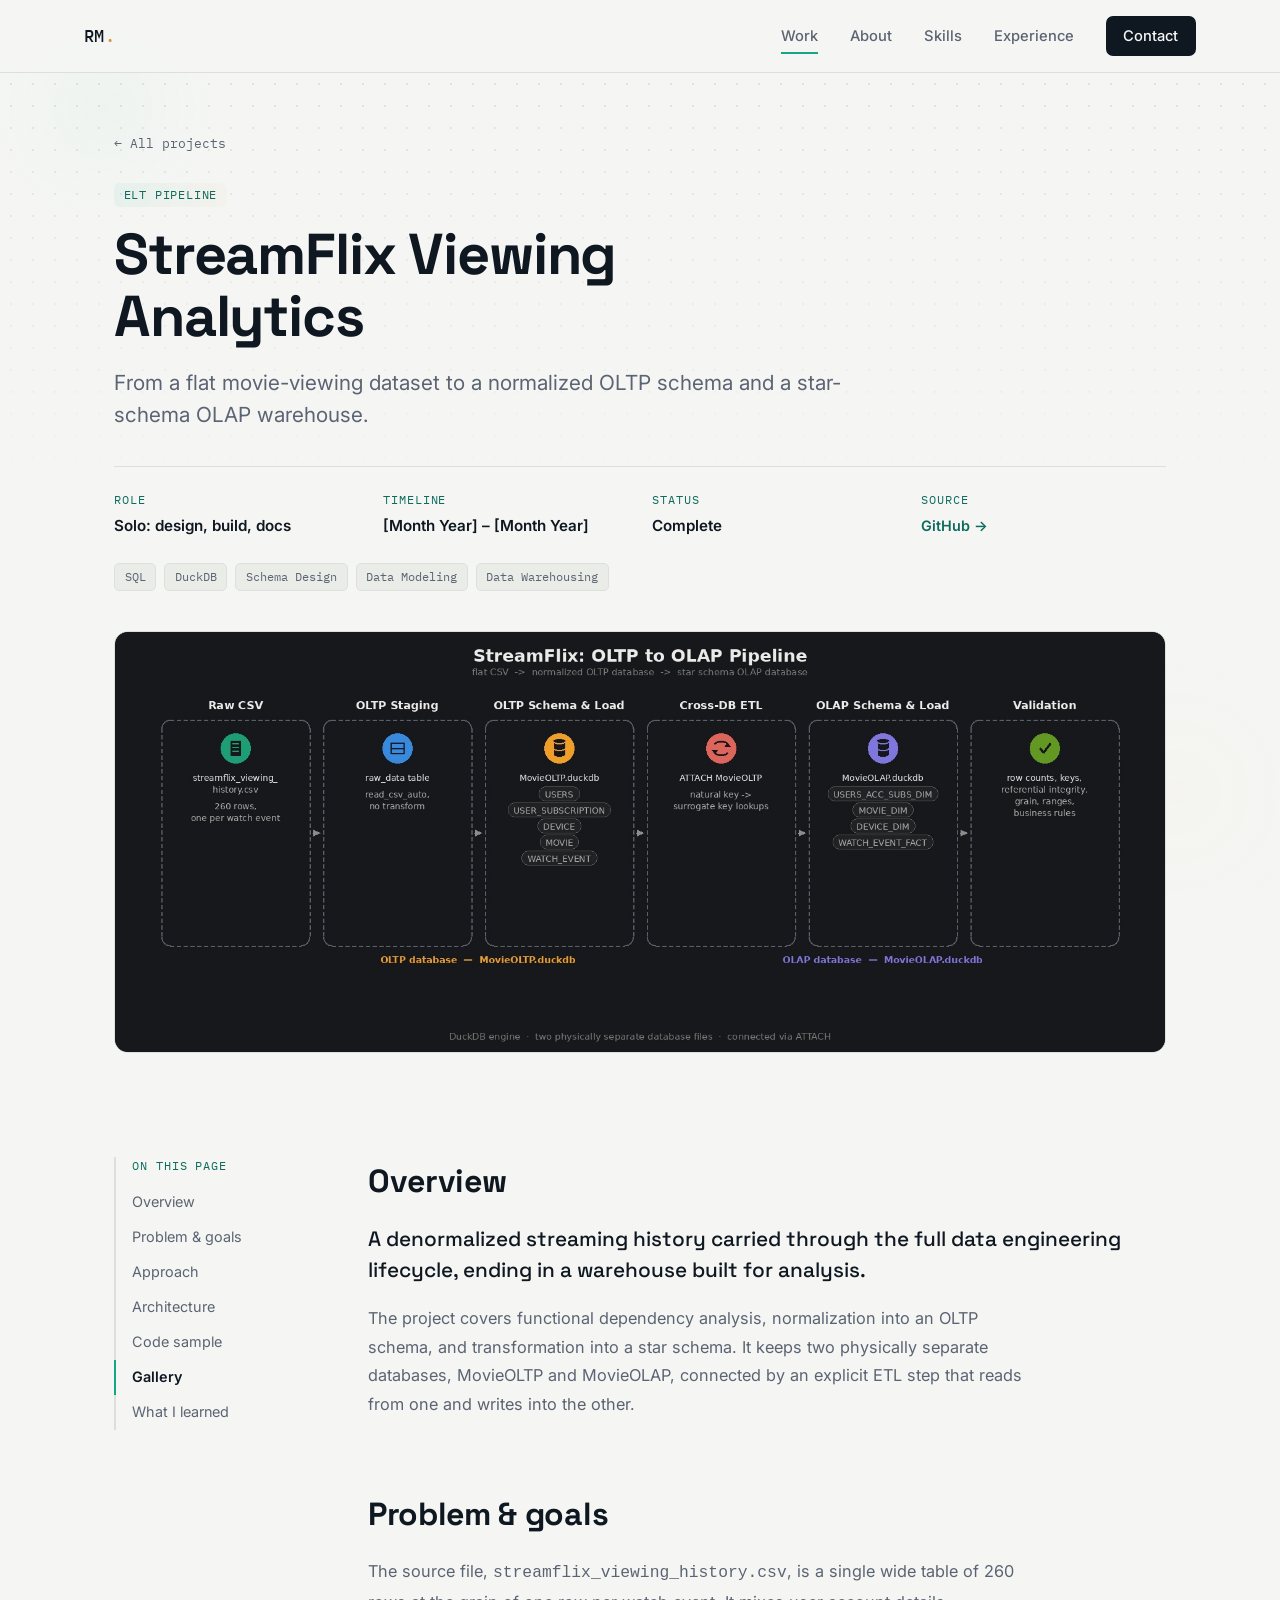
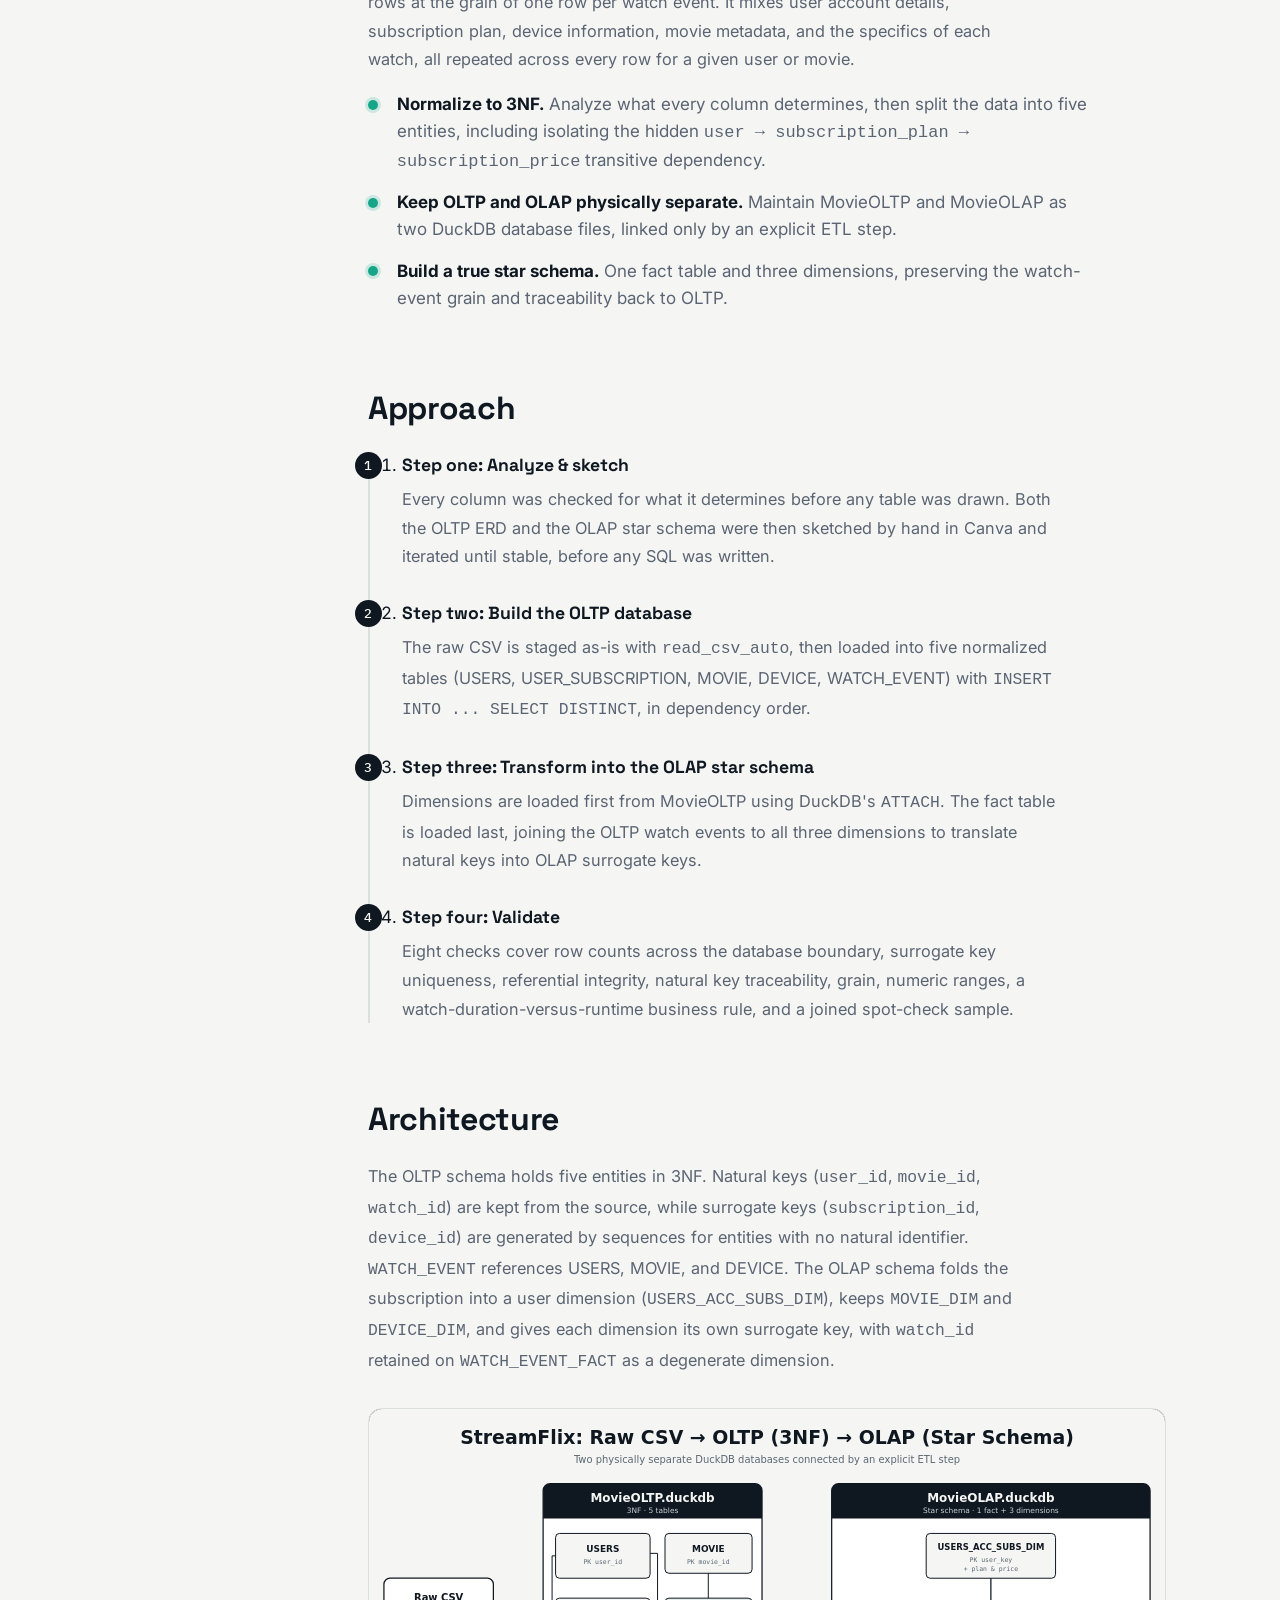
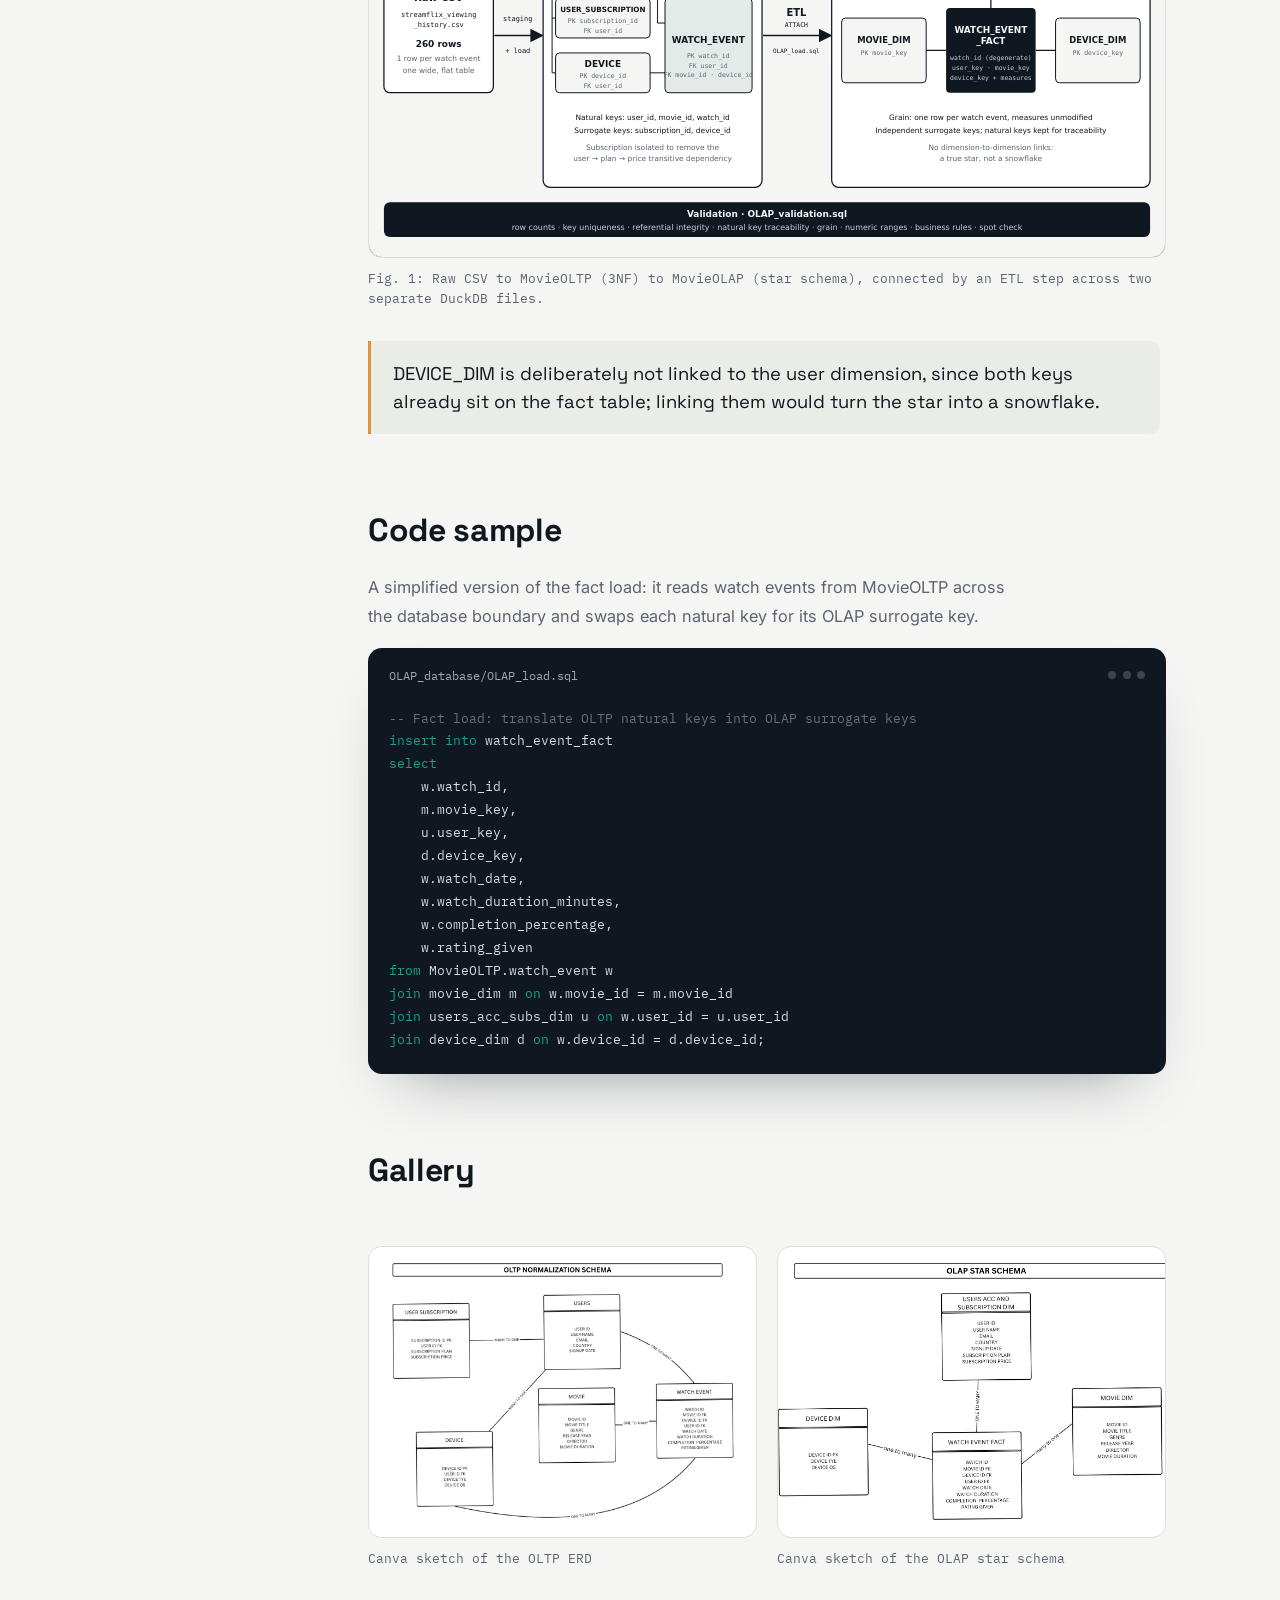
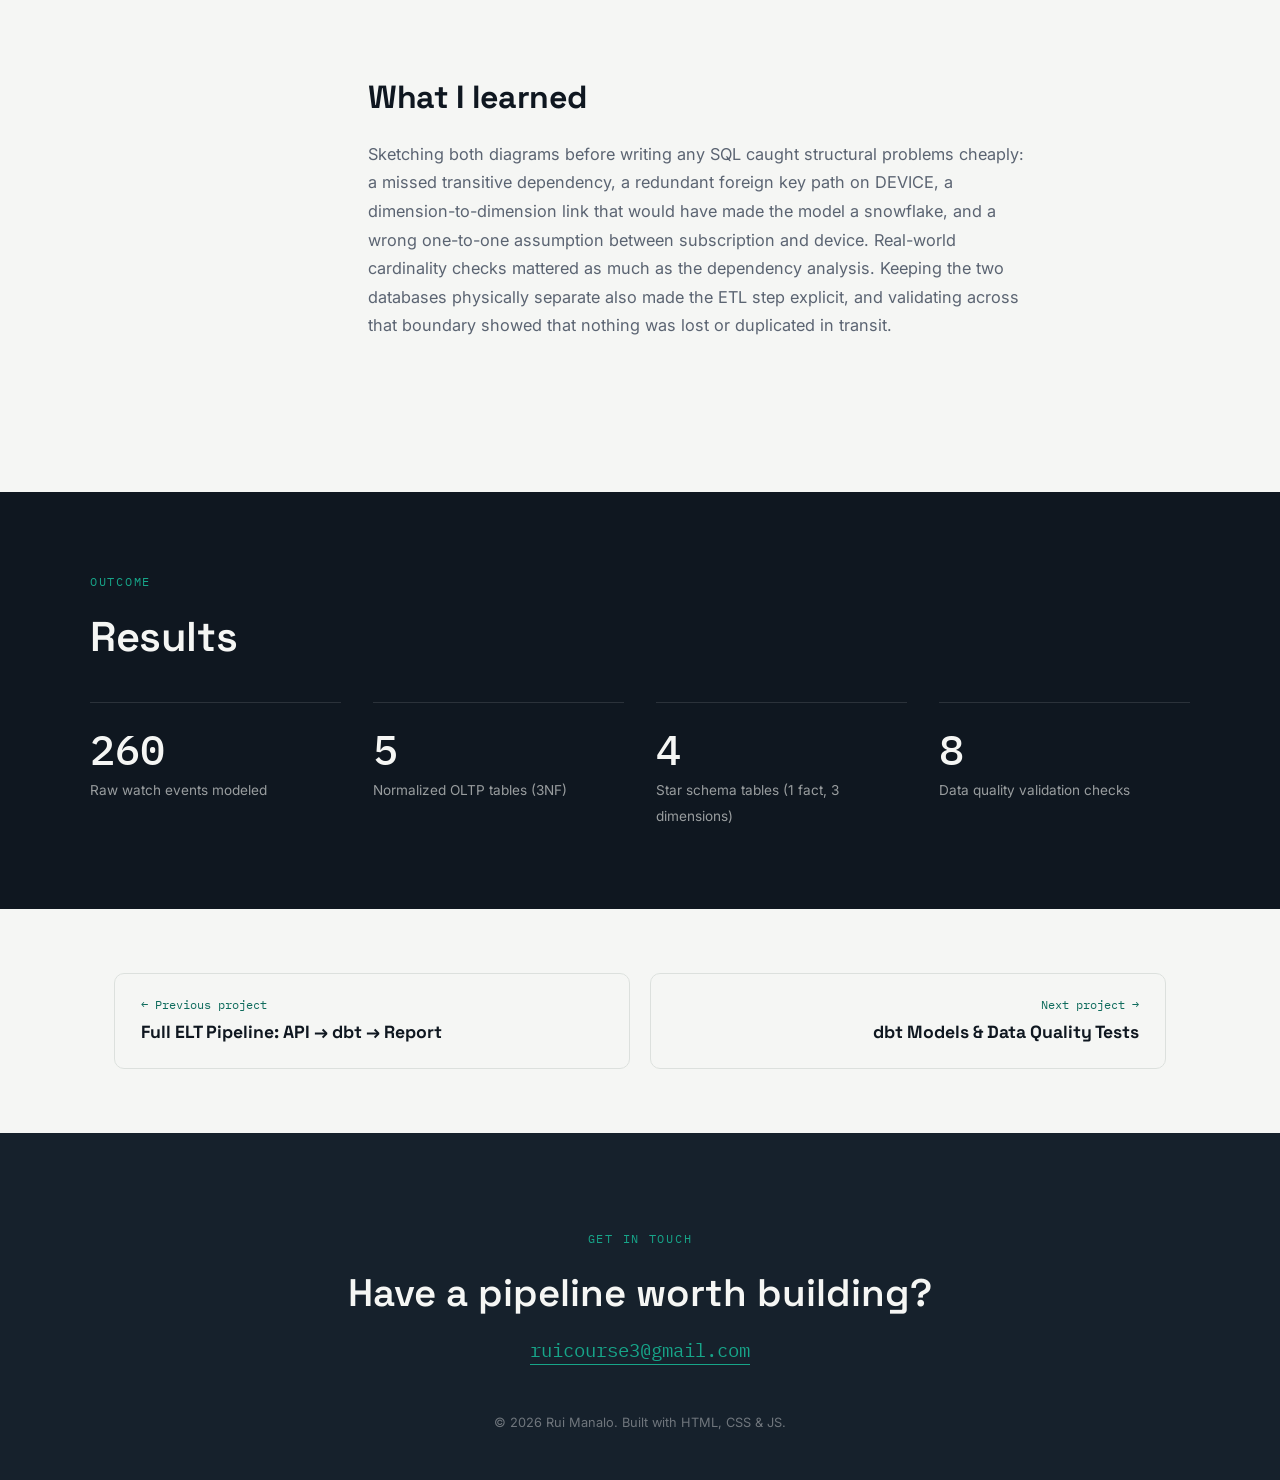
<file: project1.html>
<!DOCTYPE html>
<html lang="en">
<head>
<meta charset="UTF-8">
<meta name="viewport" content="width=device-width, initial-scale=1.0">
<title>StreamFlix Viewing Analytics | Rui Manalo</title>
<meta name="description" content="From a flat movie-viewing dataset to a normalized OLTP schema and a star-schema OLAP warehouse.">
<link rel="preconnect" href="https://fonts.googleapis.com">
<link rel="preconnect" href="https://fonts.gstatic.com" crossorigin>
<link href="https://fonts.googleapis.com/css2?family=Space+Grotesk:wght@400;500;600;700&family=Inter:wght@400;500;600&family=IBM+Plex+Mono:wght@400;500&display=swap" rel="stylesheet">
<link rel="stylesheet" href="style.css">
<link rel="icon" href="data:image/svg+xml,<svg xmlns='http://www.w3.org/2000/svg' viewBox='0 0 100 100'><rect width='100' height='100' rx='20' fill='%230F1720'/><text x='50' y='68' font-size='52' font-family='monospace' font-weight='bold' text-anchor='middle' fill='%23F5F6F4'>RM</text></svg>">
</head>
<body>
<div class="progress" id="progress"></div>

<header class="nav" id="nav">
  <div class="nav__inner">
    <a href="index.html#top" class="nav__mark">RM<span class="nav__mark-dot">.</span></a>
    <nav class="nav__links">
      <a href="index.html#work" aria-current="page">Work</a>
      <a href="index.html#about">About</a>
      <a href="index.html#skills">Skills</a>
      <a href="index.html#experience">Experience</a>
      <a href="index.html#contact" class="nav__cta">Contact</a>
    </nav>
    <button class="nav__toggle" id="navToggle" aria-label="Toggle menu" aria-expanded="false"><span></span><span></span><span></span></button>
  </div>
</header>

<!-- ========== TITLE BLOCK ========== -->
<section class="phero">
  <div class="pg-wrap">
    <a href="index.html#work" class="back">← All projects</a><br>
    <span class="project__tag">ELT Pipeline</span>
    <h1 class="pg-title">StreamFlix Viewing Analytics</h1>
    <p class="pg-lead">From a flat movie-viewing dataset to a normalized OLTP schema and a star-schema OLAP warehouse.</p>
    <dl class="meta">
      <div><dt>Role</dt><dd>Solo: design, build, docs</dd></div>
      <div><dt>Timeline</dt><dd>[Month Year] – [Month Year]</dd></div>
      <div><dt>Status</dt><dd>Complete</dd></div>
      <div><dt>Source</dt><dd><a class="link" href="https://github.com/Rui-Manalo/oltp-to-olap-dimensional-modeling" target="_blank" rel="noopener noreferrer">GitHub →</a></dd></div>
    </dl>
    <ul class="project__stack" style="margin:1.6rem 0 0"><li>SQL</li><li>DuckDB</li><li>Schema Design</li><li>Data Modeling</li><li>Data Warehousing</li></ul>
  </div>
</section>

<div class="pg-wrap">
  <figure class="fig" style="margin-top:0">
    <div class="shot" data-ph="Cover image · 1600 × 900"><img src="images/streamflix_oltp_olap_pipeline.jpg" alt="StreamFlix Viewing Analytics cover" onerror="this.remove()"></div>
  </figure>
</div>

<!-- ========== BODY ========== -->
<div class="pg-wrap pg-layout">
  <aside class="toc" aria-label="On this page">
    <p>On this page</p>
    <a href="#overview">Overview</a>
    <a href="#problem">Problem &amp; goals</a>
    <a href="#approach">Approach</a>
    <a href="#architecture">Architecture</a>
    <a href="#code">Code sample</a>
    <a href="#gallery">Gallery</a>
    <a href="#learned">What I learned</a>
  </aside>

  <article class="prose">
    <section id="overview">
      <h2>Overview</h2>
      <p class="lead">A denormalized streaming history carried through the full data engineering lifecycle, ending in a warehouse built for analysis.</p>
      <p>The project covers functional dependency analysis, normalization into an OLTP schema, and transformation into a star schema. It keeps two physically separate databases, MovieOLTP and MovieOLAP, connected by an explicit ETL step that reads from one and writes into the other.</p>
    </section>

    <section id="problem">
      <h2>Problem &amp; goals</h2>
      <p>The source file, <code>streamflix_viewing_history.csv</code>, is a single wide table of 260 rows at the grain of one row per watch event. It mixes user account details, subscription plan, device information, movie metadata, and the specifics of each watch, all repeated across every row for a given user or movie.</p>
      <ul class="checks">
        <li><strong>Normalize to 3NF.</strong> Analyze what every column determines, then split the data into five entities, including isolating the hidden <code>user → subscription_plan → subscription_price</code> transitive dependency.</li>
        <li><strong>Keep OLTP and OLAP physically separate.</strong> Maintain MovieOLTP and MovieOLAP as two DuckDB database files, linked only by an explicit ETL step.</li>
        <li><strong>Build a true star schema.</strong> One fact table and three dimensions, preserving the watch-event grain and traceability back to OLTP.</li>
      </ul>
    </section>

    <section id="approach">
      <h2>Approach</h2>
      <ol class="steps">
        <li><h3>Step one: Analyze &amp; sketch</h3><p>Every column was checked for what it determines before any table was drawn. Both the OLTP ERD and the OLAP star schema were then sketched by hand in Canva and iterated until stable, before any SQL was written.</p></li>
        <li><h3>Step two: Build the OLTP database</h3><p>The raw CSV is staged as-is with <code>read_csv_auto</code>, then loaded into five normalized tables (USERS, USER_SUBSCRIPTION, MOVIE, DEVICE, WATCH_EVENT) with <code>INSERT INTO ... SELECT DISTINCT</code>, in dependency order.</p></li>
        <li><h3>Step three: Transform into the OLAP star schema</h3><p>Dimensions are loaded first from MovieOLTP using DuckDB's <code>ATTACH</code>. The fact table is loaded last, joining the OLTP watch events to all three dimensions to translate natural keys into OLAP surrogate keys.</p></li>
        <li><h3>Step four: Validate</h3><p>Eight checks cover row counts across the database boundary, surrogate key uniqueness, referential integrity, natural key traceability, grain, numeric ranges, a watch-duration-versus-runtime business rule, and a joined spot-check sample.</p></li>
      </ol>
    </section>

    <section id="architecture">
      <h2>Architecture</h2>
      <p>The OLTP schema holds five entities in 3NF. Natural keys (<code>user_id</code>, <code>movie_id</code>, <code>watch_id</code>) are kept from the source, while surrogate keys (<code>subscription_id</code>, <code>device_id</code>) are generated by sequences for entities with no natural identifier. <code>WATCH_EVENT</code> references USERS, MOVIE, and DEVICE. The OLAP schema folds the subscription into a user dimension (<code>USERS_ACC_SUBS_DIM</code>), keeps <code>MOVIE_DIM</code> and <code>DEVICE_DIM</code>, and gives each dimension its own surrogate key, with <code>watch_id</code> retained on <code>WATCH_EVENT_FACT</code> as a degenerate dimension.</p>
      <figure class="fig">
        <div class="shot" data-ph="Diagram · 1600 × 900"><img src="images/project1/streamflix-diagram.svg" alt="StreamFlix Viewing Analytics architecture diagram" onerror="this.remove()"></div>
        <figcaption>Fig. 1: Raw CSV to MovieOLTP (3NF) to MovieOLAP (star schema), connected by an ETL step across two separate DuckDB files.</figcaption>
      </figure>
      <blockquote class="callout">DEVICE_DIM is deliberately not linked to the user dimension, since both keys already sit on the fact table; linking them would turn the star into a snowflake.</blockquote>
    </section>

    <section id="code">
      <h2>Code sample</h2>
      <p>A simplified version of the fact load: it reads watch events from MovieOLTP across the database boundary and swaps each natural key for its OLAP surrogate key.</p>
      <div class="code">
        <div class="panel__head"><span class="panel__title">OLAP_database/OLAP_load.sql</span><span class="panel__dot"></span><span class="panel__dot"></span><span class="panel__dot"></span></div>
<pre><span class="c">-- Fact load: translate OLTP natural keys into OLAP surrogate keys</span>
<span class="k">insert into</span> watch_event_fact
<span class="k">select</span>
    w.watch_id,
    m.movie_key,
    u.user_key,
    d.device_key,
    w.watch_date,
    w.watch_duration_minutes,
    w.completion_percentage,
    w.rating_given
<span class="k">from</span> MovieOLTP.watch_event w
<span class="k">join</span> movie_dim m <span class="k">on</span> w.movie_id = m.movie_id
<span class="k">join</span> users_acc_subs_dim u <span class="k">on</span> w.user_id = u.user_id
<span class="k">join</span> device_dim d <span class="k">on</span> w.device_id = d.device_id;</pre>
      </div>
    </section>

    <section id="gallery">
      <h2>Gallery</h2>
      <div class="gallery">
        <figure class="fig"><div class="shot" data-ph="Screenshot · 4 : 3" style="aspect-ratio:4/3;background:#fff"><img src="images/project1/oltp-canva.png" alt="Hand-drawn Canva sketch of the OLTP entity relationship diagram" style="width:100%;height:100%;object-fit:contain;display:block" onerror="this.remove()"></div><figcaption>Canva sketch of the OLTP ERD</figcaption></figure>
        <figure class="fig"><div class="shot" data-ph="Screenshot · 4 : 3" style="aspect-ratio:4/3;background:#fff"><img src="images/project1/olap-canva.png" alt="Hand-drawn Canva sketch of the OLAP star schema" style="width:100%;height:100%;object-fit:contain;display:block" onerror="this.remove()"></div><figcaption>Canva sketch of the OLAP star schema</figcaption></figure>
      </div>
    </section>

    <section id="learned">
      <h2>What I learned</h2>
      <p>Sketching both diagrams before writing any SQL caught structural problems cheaply: a missed transitive dependency, a redundant foreign key path on DEVICE, a dimension-to-dimension link that would have made the model a snowflake, and a wrong one-to-one assumption between subscription and device. Real-world cardinality checks mattered as much as the dependency analysis. Keeping the two databases physically separate also made the ETL step explicit, and validating across that boundary showed that nothing was lost or duplicated in transit.</p>
    </section>
  </article>
</div>

<!-- ========== RESULTS ========== -->
<section class="results" id="results">
  <div class="results__head">
    <p class="eyebrow eyebrow--light">Outcome</p>
    <h2 class="section-title section-title--light">Results</h2>
  </div>
  <div class="results__grid">
    <div class="rk"><b>260</b><span>Raw watch events modeled</span></div>
    <div class="rk"><b>5</b><span>Normalized OLTP tables (3NF)</span></div>
    <div class="rk"><b>4</b><span>Star schema tables (1 fact, 3 dimensions)</span></div>
    <div class="rk"><b>8</b><span>Data quality validation checks</span></div>
  </div>
</section>

<nav class="pager" aria-label="More projects">
  <a href="project4.html"><small>← Previous project</small><strong>Full ELT Pipeline: API → dbt → Report</strong></a>
  <a href="project2.html" class="next"><small>Next project →</small><strong>dbt Models &amp; Data Quality Tests</strong></a>
</nav>

<footer class="contact" id="contact">
  <div class="contact__inner">
    <p class="eyebrow eyebrow--light">Get in touch</p>
    <h2 class="contact__title">Have a pipeline worth building?</h2>
    <a href="mailto:ruicourse3@gmail.com" class="contact__email">ruicourse3@gmail.com</a>
    <p class="contact__foot" style="margin-top:3rem">© 2026 Rui Manalo. Built with HTML, CSS &amp; JS.</p>
  </div>
</footer>

<script src="script.js"></script>
</body>
</html>
</file>
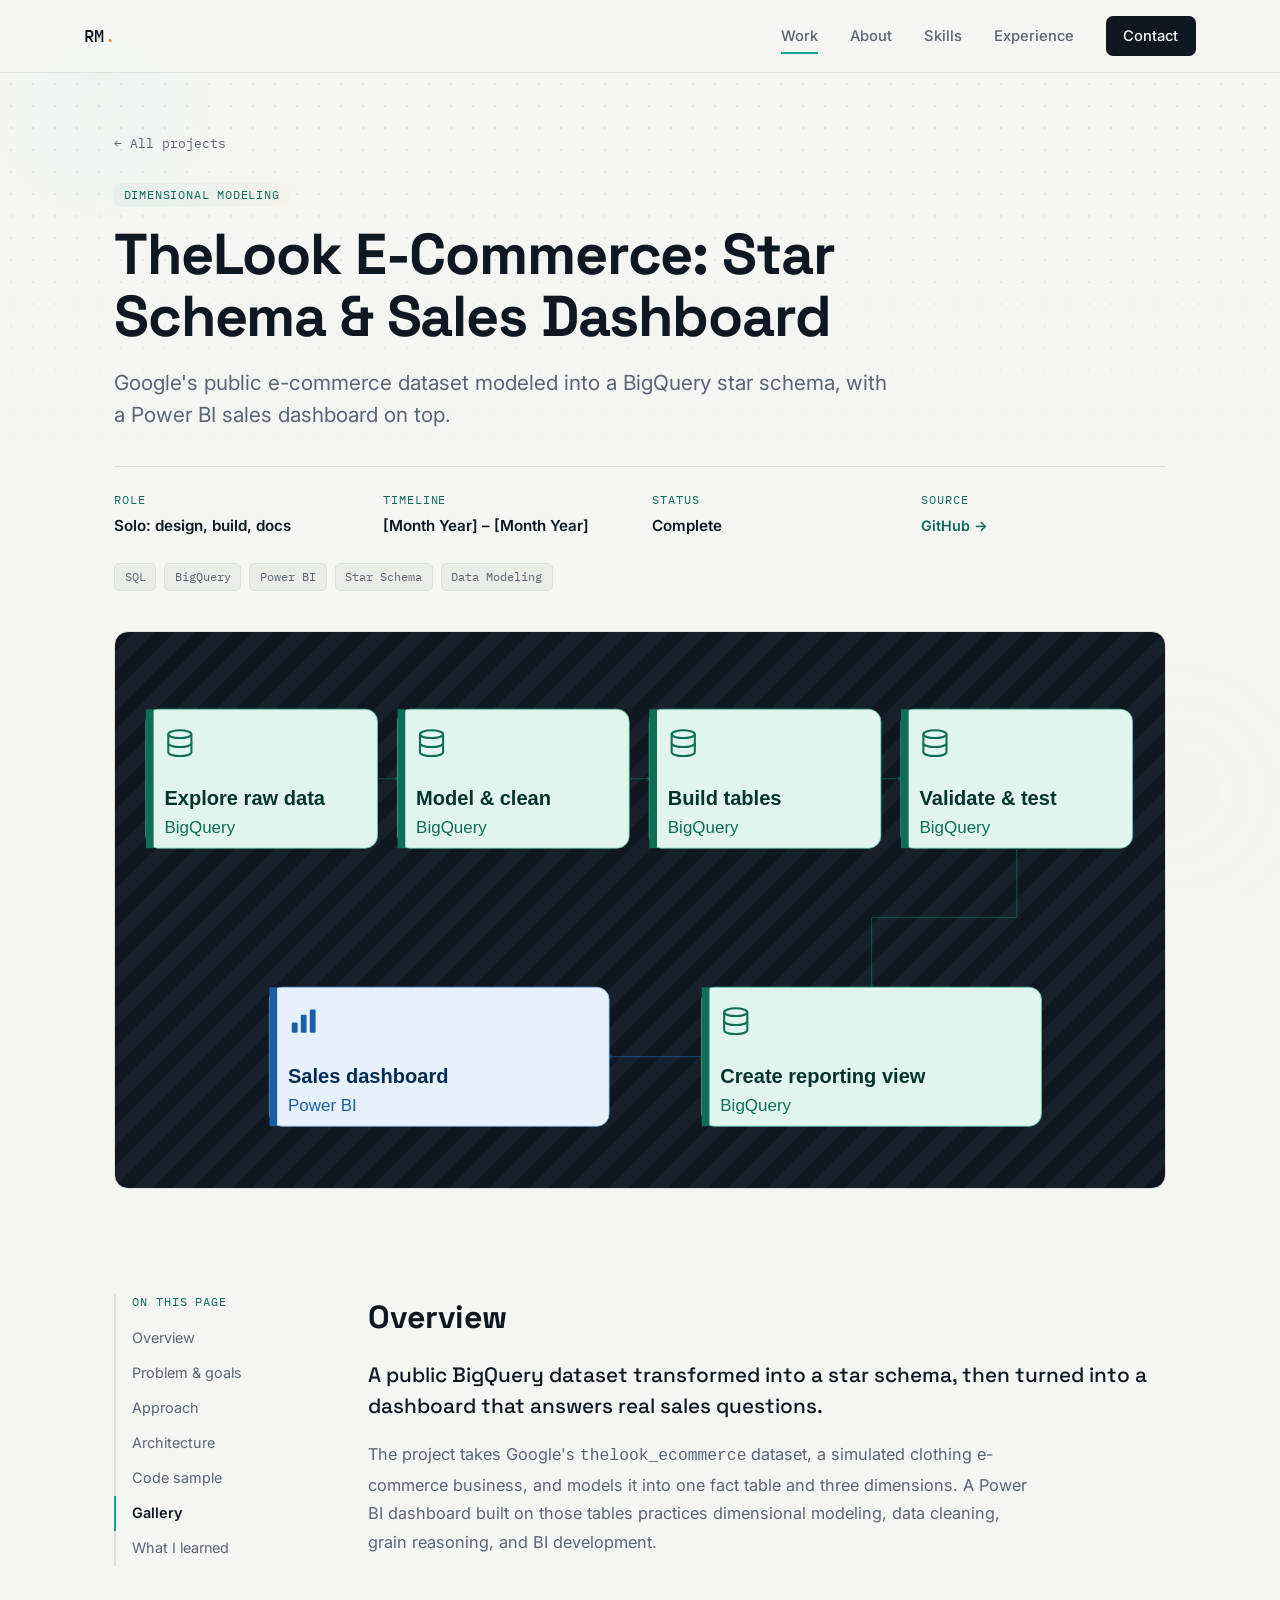
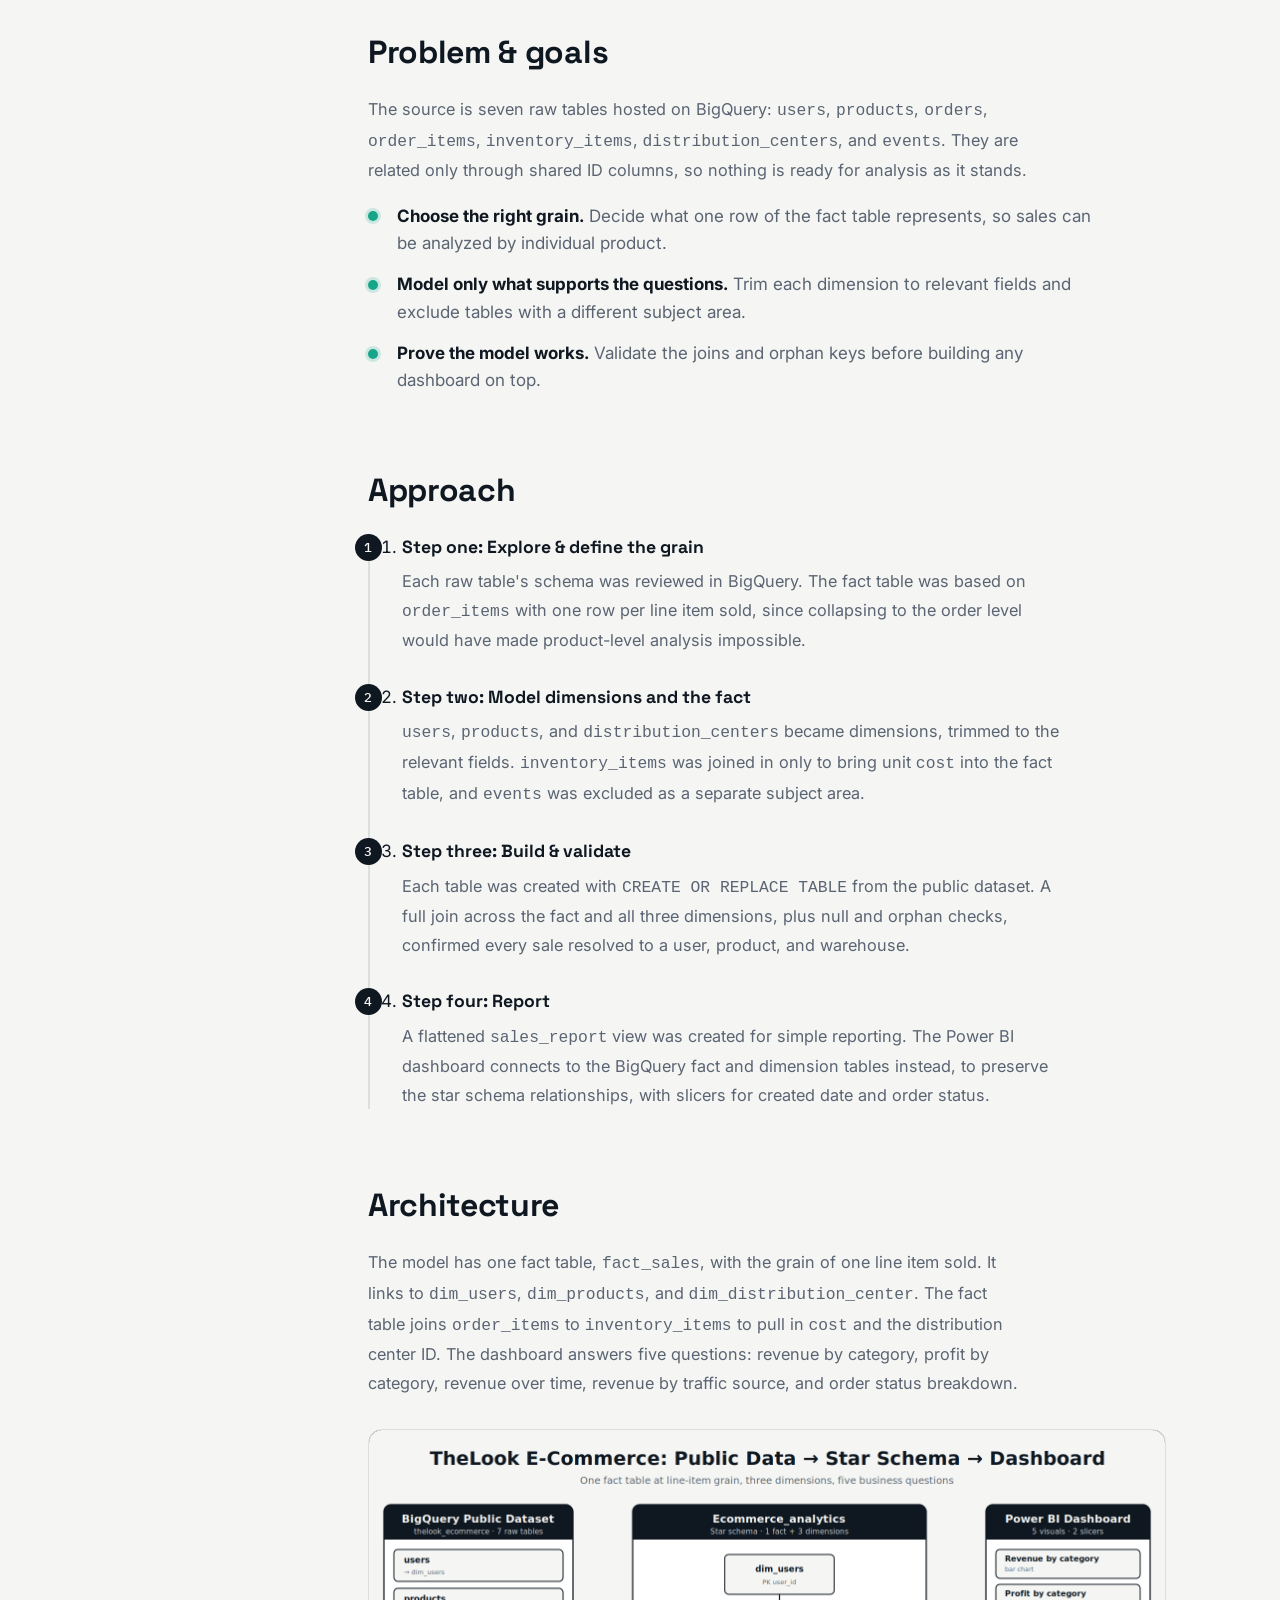
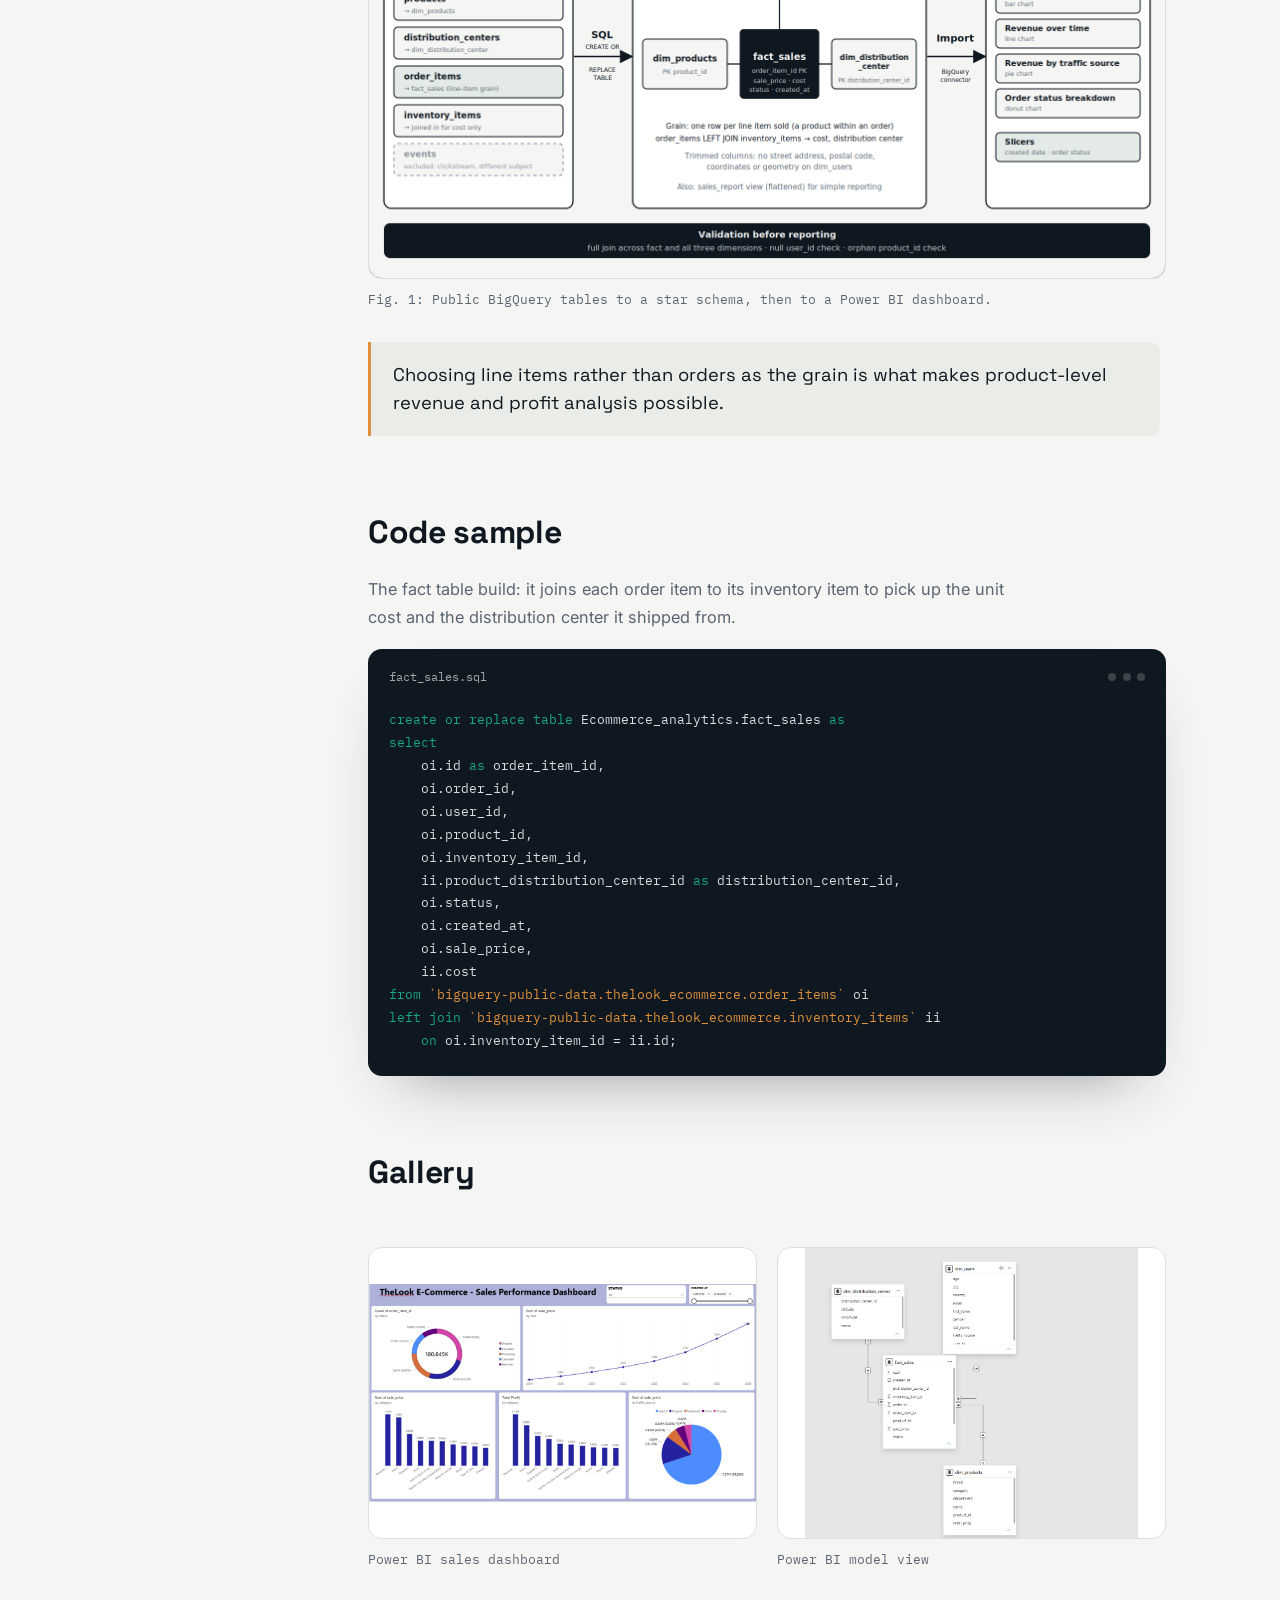
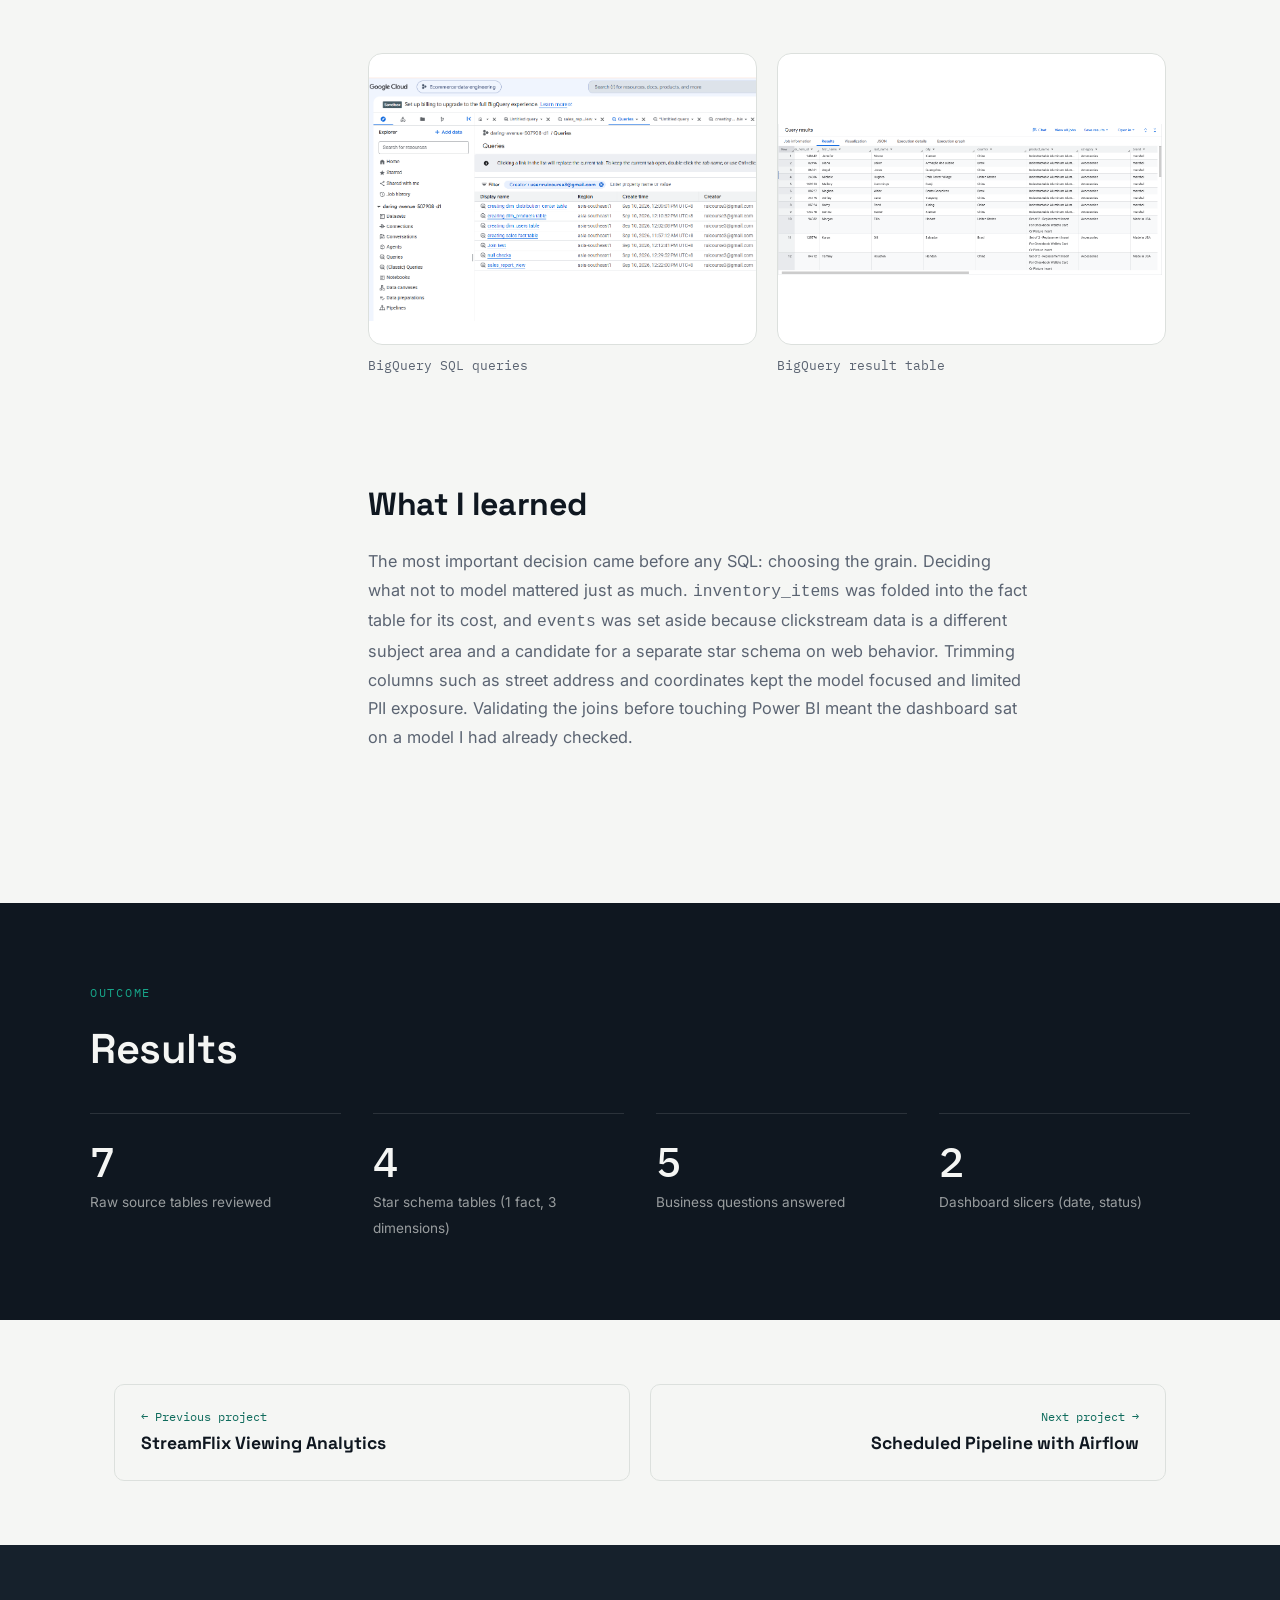
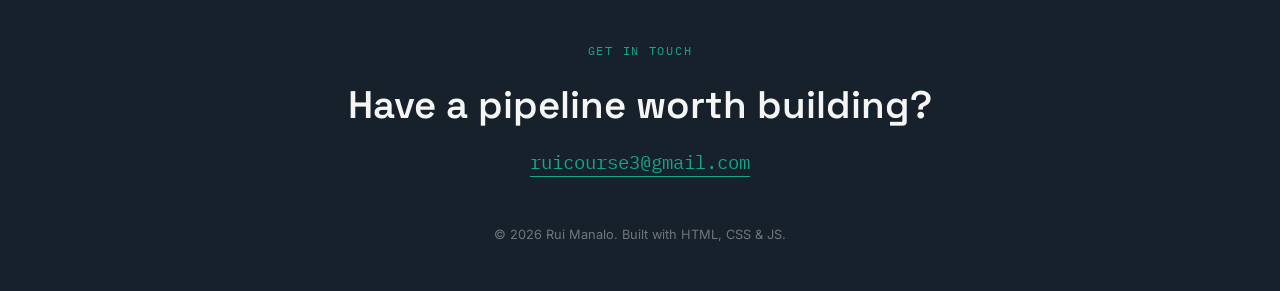
<file: project2.html>
<!DOCTYPE html>
<html lang="en">
<head>
<meta charset="UTF-8">
<meta name="viewport" content="width=device-width, initial-scale=1.0">
<title>TheLook E-Commerce: Star Schema &amp; Sales Dashboard | Rui Manalo</title>
<meta name="description" content="Google's public thelook_ecommerce dataset modeled into a BigQuery star schema with a Power BI sales dashboard on top.">
<link rel="preconnect" href="https://fonts.googleapis.com">
<link rel="preconnect" href="https://fonts.gstatic.com" crossorigin>
<link href="https://fonts.googleapis.com/css2?family=Space+Grotesk:wght@400;500;600;700&family=Inter:wght@400;500;600&family=IBM+Plex+Mono:wght@400;500&display=swap" rel="stylesheet">
<link rel="stylesheet" href="style.css">
<style>
/* Hide the "Diagram · 1600 × 900" / "Screenshot" placeholder labels on image frames */
.shot::before,.shot::after{content:none !important;display:none !important}
</style>
<link rel="icon" href="data:image/svg+xml,<svg xmlns='http://www.w3.org/2000/svg' viewBox='0 0 100 100'><rect width='100' height='100' rx='20' fill='%230F1720'/><text x='50' y='68' font-size='52' font-family='monospace' font-weight='bold' text-anchor='middle' fill='%23F5F6F4'>RM</text></svg>">
</head>
<body>
<div class="progress" id="progress"></div>

<header class="nav" id="nav">
  <div class="nav__inner">
    <a href="index.html#top" class="nav__mark">RM<span class="nav__mark-dot">.</span></a>
    <nav class="nav__links">
      <a href="index.html#work" aria-current="page">Work</a>
      <a href="index.html#about">About</a>
      <a href="index.html#skills">Skills</a>
      <a href="index.html#experience">Experience</a>
      <a href="index.html#contact" class="nav__cta">Contact</a>
    </nav>
    <button class="nav__toggle" id="navToggle" aria-label="Toggle menu" aria-expanded="false"><span></span><span></span><span></span></button>
  </div>
</header>

<!-- ========== TITLE BLOCK ========== -->
<section class="phero">
  <div class="pg-wrap">
    <a href="index.html#work" class="back">← All projects</a><br>
    <span class="project__tag">Dimensional Modeling</span>
    <h1 class="pg-title">TheLook E-Commerce: Star Schema &amp; Sales Dashboard</h1>
    <p class="pg-lead">Google's public e-commerce dataset modeled into a BigQuery star schema, with a Power BI sales dashboard on top.</p>
    <dl class="meta">
      <div><dt>Role</dt><dd>Solo: design, build, docs</dd></div>
      <div><dt>Timeline</dt><dd>[Month Year] – [Month Year]</dd></div>
      <div><dt>Status</dt><dd>Complete</dd></div>
      <div><dt>Source</dt><dd><a class="link" href="#" target="_blank" rel="noopener noreferrer">GitHub →</a></dd></div>
    </dl>
    <ul class="project__stack" style="margin:1.6rem 0 0"><li>SQL</li><li>BigQuery</li><li>Power BI</li><li>Star Schema</li><li>Data Modeling</li></ul>
  </div>
</section>

<div class="pg-wrap">
  <figure class="fig" style="margin-top:0">
    <div class="shot" data-ph="Cover image · 1600 × 900"><img src="images/project2/workflow.svg" alt="TheLook E-Commerce workflow" onerror="this.remove()"></div>
  </figure>
</div>

<!-- ========== BODY ========== -->
<div class="pg-wrap pg-layout">
  <aside class="toc" aria-label="On this page">
    <p>On this page</p>
    <a href="#overview">Overview</a>
    <a href="#problem">Problem &amp; goals</a>
    <a href="#approach">Approach</a>
    <a href="#architecture">Architecture</a>
    <a href="#code">Code sample</a>
    <a href="#gallery">Gallery</a>
    <a href="#learned">What I learned</a>
  </aside>

  <article class="prose">
    <section id="overview">
      <h2>Overview</h2>
      <p class="lead">A public BigQuery dataset transformed into a star schema, then turned into a dashboard that answers real sales questions.</p>
      <p>The project takes Google's <code>thelook_ecommerce</code> dataset, a simulated clothing e-commerce business, and models it into one fact table and three dimensions. A Power BI dashboard built on those tables practices dimensional modeling, data cleaning, grain reasoning, and BI development.</p>
    </section>

    <section id="problem">
      <h2>Problem &amp; goals</h2>
      <p>The source is seven raw tables hosted on BigQuery: <code>users</code>, <code>products</code>, <code>orders</code>, <code>order_items</code>, <code>inventory_items</code>, <code>distribution_centers</code>, and <code>events</code>. They are related only through shared ID columns, so nothing is ready for analysis as it stands.</p>
      <ul class="checks">
        <li><strong>Choose the right grain.</strong> Decide what one row of the fact table represents, so sales can be analyzed by individual product.</li>
        <li><strong>Model only what supports the questions.</strong> Trim each dimension to relevant fields and exclude tables with a different subject area.</li>
        <li><strong>Prove the model works.</strong> Validate the joins and orphan keys before building any dashboard on top.</li>
      </ul>
    </section>

    <section id="approach">
      <h2>Approach</h2>
      <ol class="steps">
        <li><h3>Step one: Explore &amp; define the grain</h3><p>Each raw table's schema was reviewed in BigQuery. The fact table was based on <code>order_items</code> with one row per line item sold, since collapsing to the order level would have made product-level analysis impossible.</p></li>
        <li><h3>Step two: Model dimensions and the fact</h3><p><code>users</code>, <code>products</code>, and <code>distribution_centers</code> became dimensions, trimmed to the relevant fields. <code>inventory_items</code> was joined in only to bring unit <code>cost</code> into the fact table, and <code>events</code> was excluded as a separate subject area.</p></li>
        <li><h3>Step three: Build &amp; validate</h3><p>Each table was created with <code>CREATE OR REPLACE TABLE</code> from the public dataset. A full join across the fact and all three dimensions, plus null and orphan checks, confirmed every sale resolved to a user, product, and warehouse.</p></li>
        <li><h3>Step four: Report</h3><p>A flattened <code>sales_report</code> view was created for simple reporting. The Power BI dashboard connects to the BigQuery fact and dimension tables instead, to preserve the star schema relationships, with slicers for created date and order status.</p></li>
      </ol>
    </section>

    <section id="architecture">
      <h2>Architecture</h2>
      <p>The model has one fact table, <code>fact_sales</code>, with the grain of one line item sold. It links to <code>dim_users</code>, <code>dim_products</code>, and <code>dim_distribution_center</code>. The fact table joins <code>order_items</code> to <code>inventory_items</code> to pull in <code>cost</code> and the distribution center ID. The dashboard answers five questions: revenue by category, profit by category, revenue over time, revenue by traffic source, and order status breakdown.</p>
      <figure class="fig">
        <div class="shot" data-ph="Diagram · 1600 × 900"><img src="images/project2/thelook-diagram.png" alt="TheLook E-Commerce diagram: public BigQuery tables to star schema to Power BI dashboard" onerror="this.remove()"></div>
        <figcaption>Fig. 1: Public BigQuery tables to a star schema, then to a Power BI dashboard.</figcaption>
      </figure>
      <blockquote class="callout">Choosing line items rather than orders as the grain is what makes product-level revenue and profit analysis possible.</blockquote>
    </section>

    <section id="code">
      <h2>Code sample</h2>
      <p>The fact table build: it joins each order item to its inventory item to pick up the unit cost and the distribution center it shipped from.</p>
      <div class="code">
        <div class="panel__head"><span class="panel__title">fact_sales.sql</span><span class="panel__dot"></span><span class="panel__dot"></span><span class="panel__dot"></span></div>
<pre><span class="k">create or replace table</span> Ecommerce_analytics.fact_sales <span class="k">as</span>
<span class="k">select</span>
    oi.id <span class="k">as</span> order_item_id,
    oi.order_id,
    oi.user_id,
    oi.product_id,
    oi.inventory_item_id,
    ii.product_distribution_center_id <span class="k">as</span> distribution_center_id,
    oi.status,
    oi.created_at,
    oi.sale_price,
    ii.cost
<span class="k">from</span> <span class="s">`bigquery-public-data.thelook_ecommerce.order_items`</span> oi
<span class="k">left join</span> <span class="s">`bigquery-public-data.thelook_ecommerce.inventory_items`</span> ii
    <span class="k">on</span> oi.inventory_item_id = ii.id;</pre>
      </div>
    </section>

    <section id="gallery">
      <h2>Gallery</h2>
      <div class="gallery">
        <figure class="fig"><div class="shot" data-ph="Screenshot · 4 : 3" style="aspect-ratio:4/3;background:#fff"><img src="images/project2/thelook-dashboard.png" alt="Power BI sales dashboard" style="width:100%;height:100%;object-fit:contain;display:block" onerror="this.remove()"></div><figcaption>Power BI sales dashboard</figcaption></figure>
        <figure class="fig"><div class="shot" data-ph="Screenshot · 4 : 3" style="aspect-ratio:4/3;background:#fff"><img src="images/project2/PowerBI-ModelView.png" alt="Power BI model view showing the star schema relationships" style="width:100%;height:100%;object-fit:contain;display:block" onerror="this.remove()"></div><figcaption>Power BI model view</figcaption></figure>
        <figure class="fig"><div class="shot" data-ph="Screenshot · 4 : 3" style="aspect-ratio:4/3;background:#fff"><img src="images/project2/BQ-Queries.png" alt="BigQuery SQL queries" style="width:100%;height:100%;object-fit:contain;display:block" onerror="this.remove()"></div><figcaption>BigQuery SQL queries</figcaption></figure>
        <figure class="fig"><div class="shot" data-ph="Screenshot · 4 : 3" style="aspect-ratio:4/3;background:#fff"><img src="images/project2/BQ-result.png" alt="BigQuery result table" style="width:100%;height:100%;object-fit:contain;display:block" onerror="this.remove()"></div><figcaption>BigQuery result table</figcaption></figure>
      </div>
    </section>

    <section id="learned">
      <h2>What I learned</h2>
      <p>The most important decision came before any SQL: choosing the grain. Deciding what not to model mattered just as much. <code>inventory_items</code> was folded into the fact table for its cost, and <code>events</code> was set aside because clickstream data is a different subject area and a candidate for a separate star schema on web behavior. Trimming columns such as street address and coordinates kept the model focused and limited PII exposure. Validating the joins before touching Power BI meant the dashboard sat on a model I had already checked.</p>
    </section>
  </article>
</div>

<!-- ========== RESULTS ========== -->
<section class="results" id="results">
  <div class="results__head">
    <p class="eyebrow eyebrow--light">Outcome</p>
    <h2 class="section-title section-title--light">Results</h2>
  </div>
  <div class="results__grid">
    <div class="rk"><b>7</b><span>Raw source tables reviewed</span></div>
    <div class="rk"><b>4</b><span>Star schema tables (1 fact, 3 dimensions)</span></div>
    <div class="rk"><b>5</b><span>Business questions answered</span></div>
    <div class="rk"><b>2</b><span>Dashboard slicers (date, status)</span></div>
  </div>
</section>

<nav class="pager" aria-label="More projects">
  <a href="project1.html"><small>← Previous project</small><strong>StreamFlix Viewing Analytics</strong></a>
  <a href="project3.html" class="next"><small>Next project →</small><strong>Scheduled Pipeline with Airflow</strong></a>
</nav>

<footer class="contact" id="contact">
  <div class="contact__inner">
    <p class="eyebrow eyebrow--light">Get in touch</p>
    <h2 class="contact__title">Have a pipeline worth building?</h2>
    <a href="mailto:ruicourse3@gmail.com" class="contact__email">ruicourse3@gmail.com</a>
    <p class="contact__foot" style="margin-top:3rem">© 2026 Rui Manalo. Built with HTML, CSS &amp; JS.</p>
  </div>
</footer>

<script src="script.js"></script>
</body>
</html>
</file>
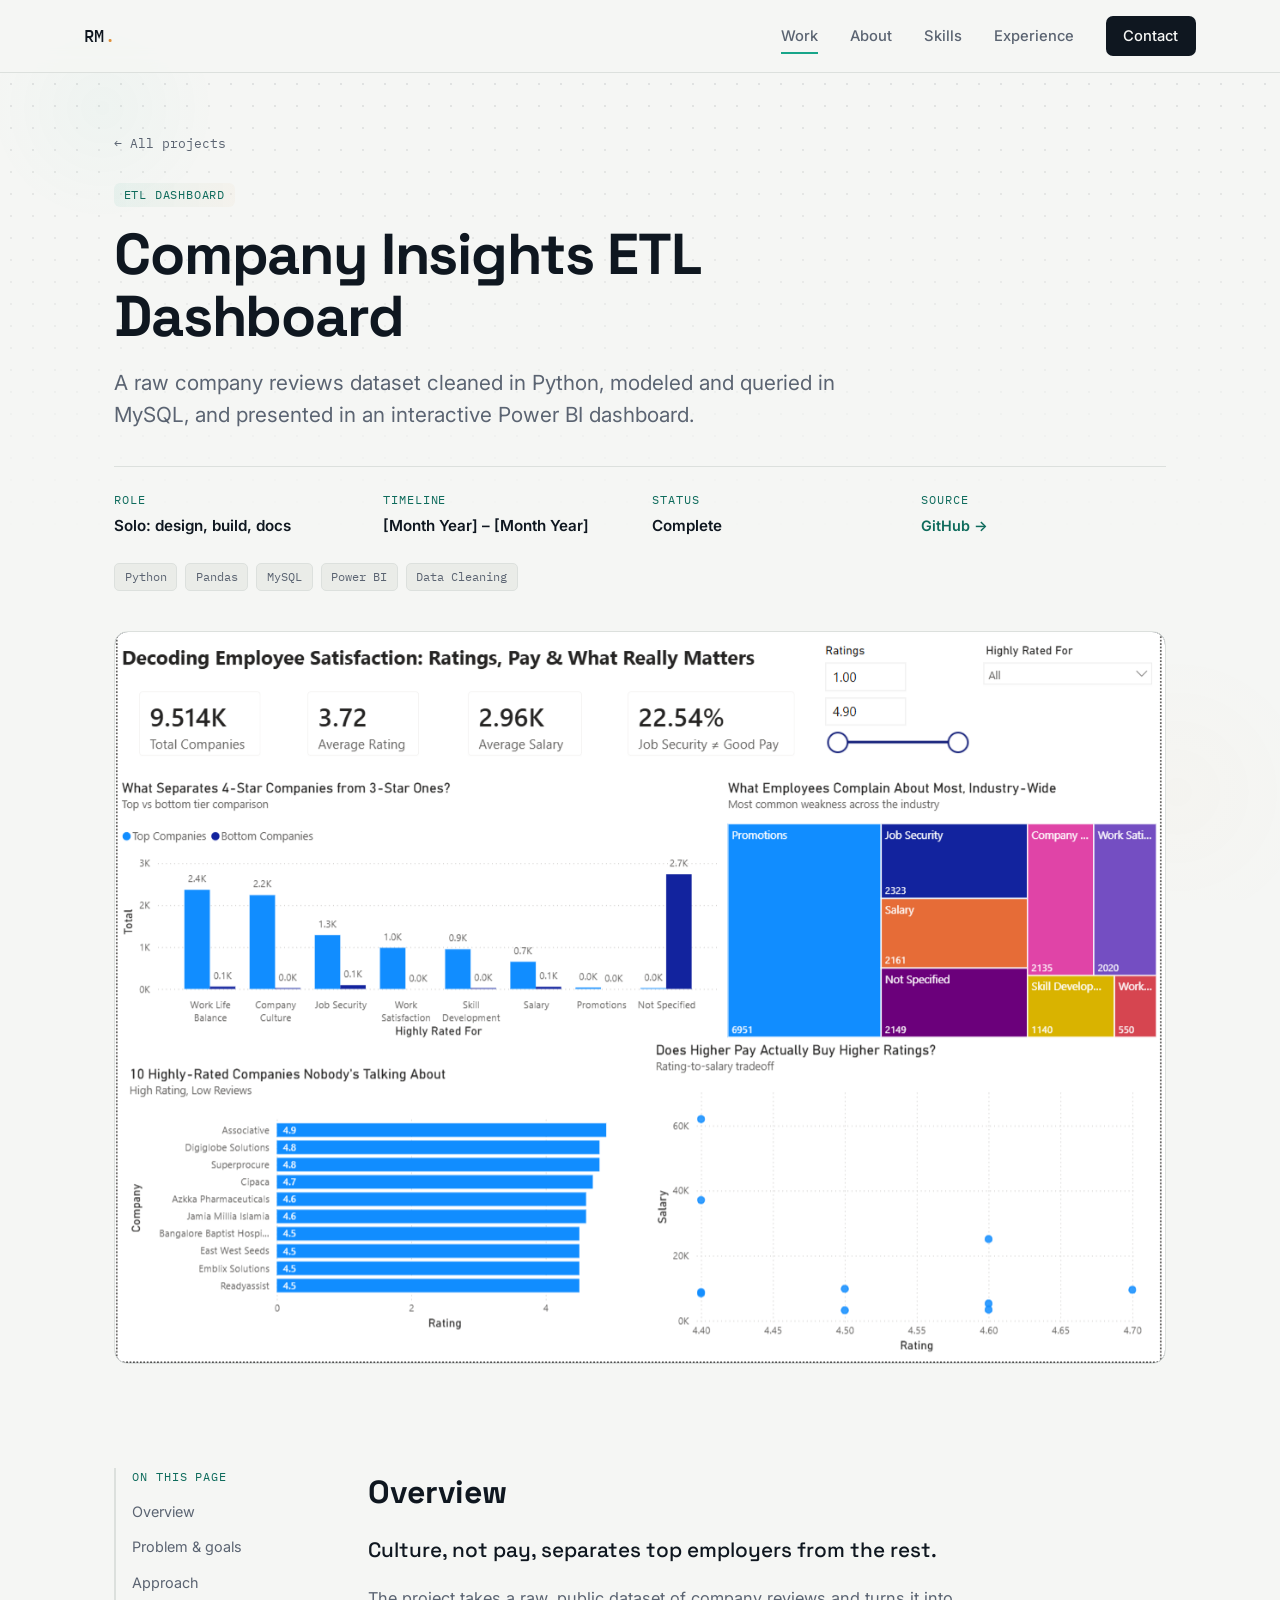
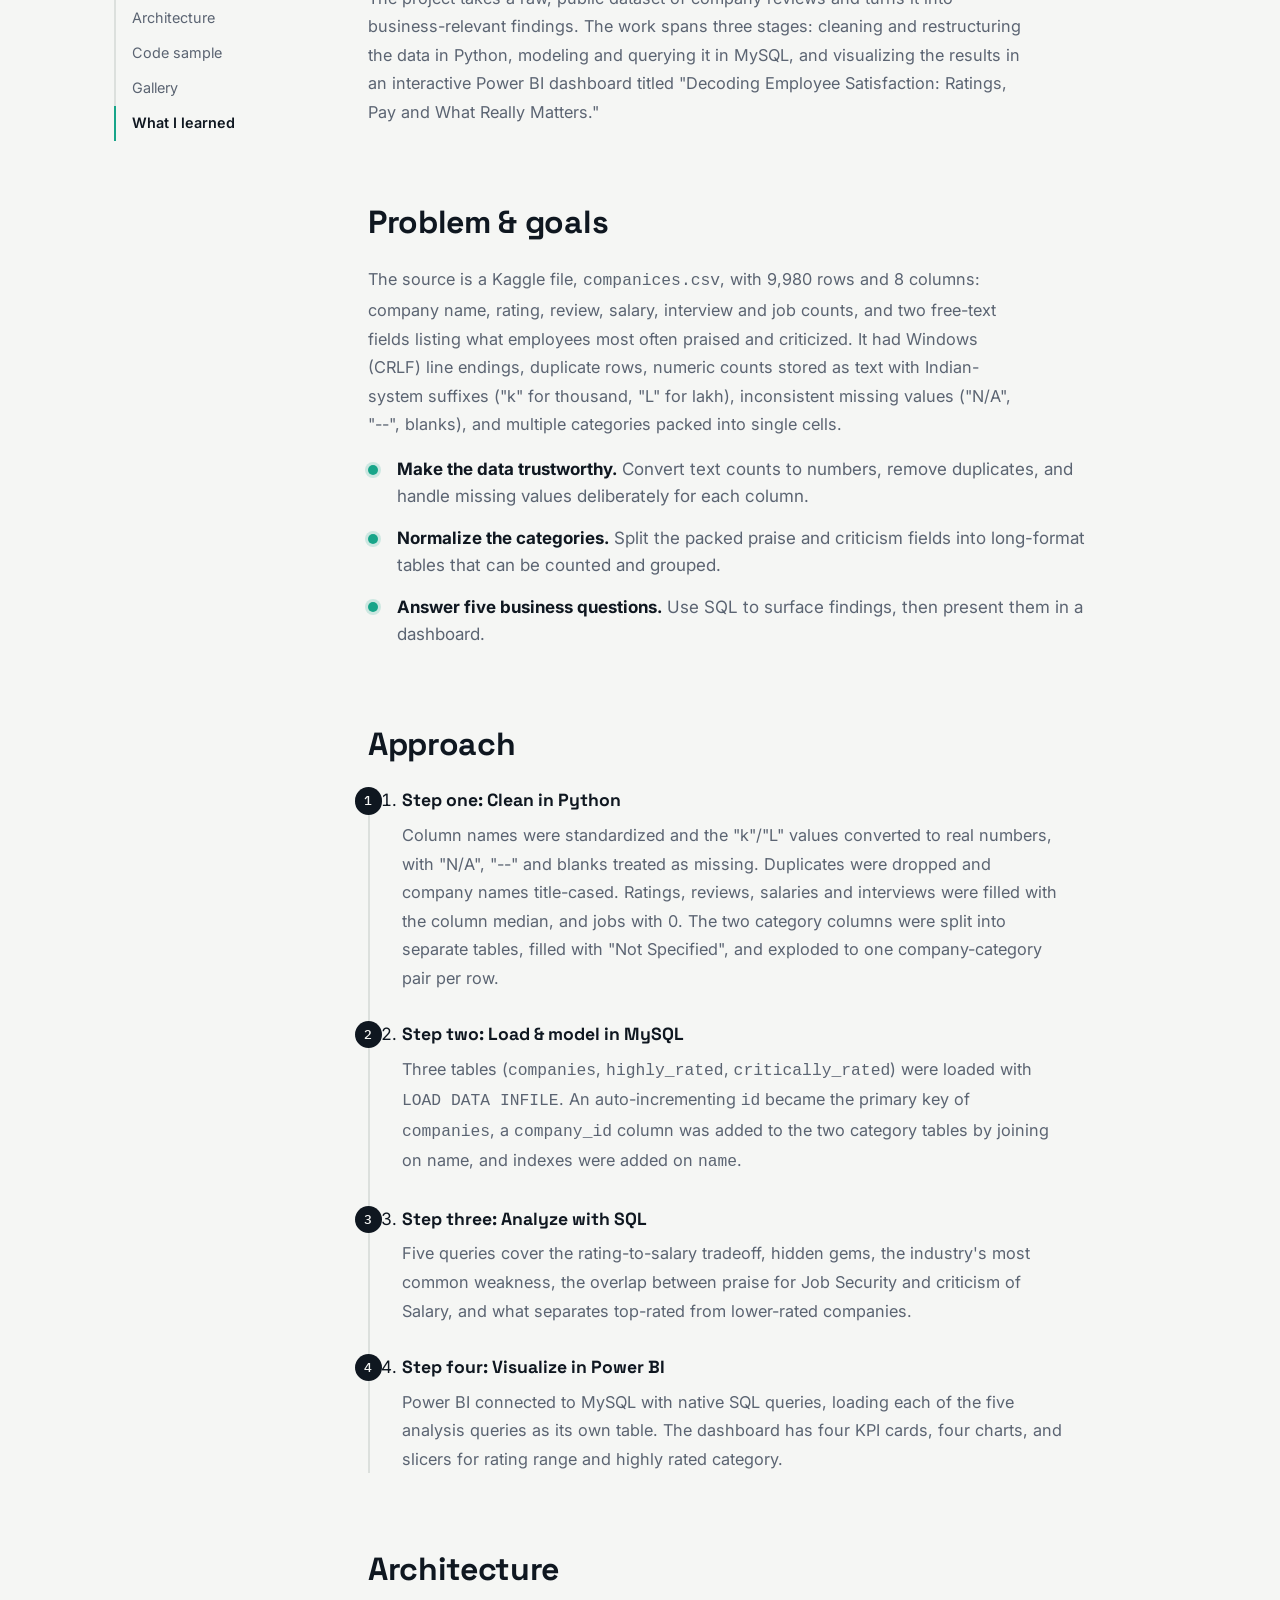
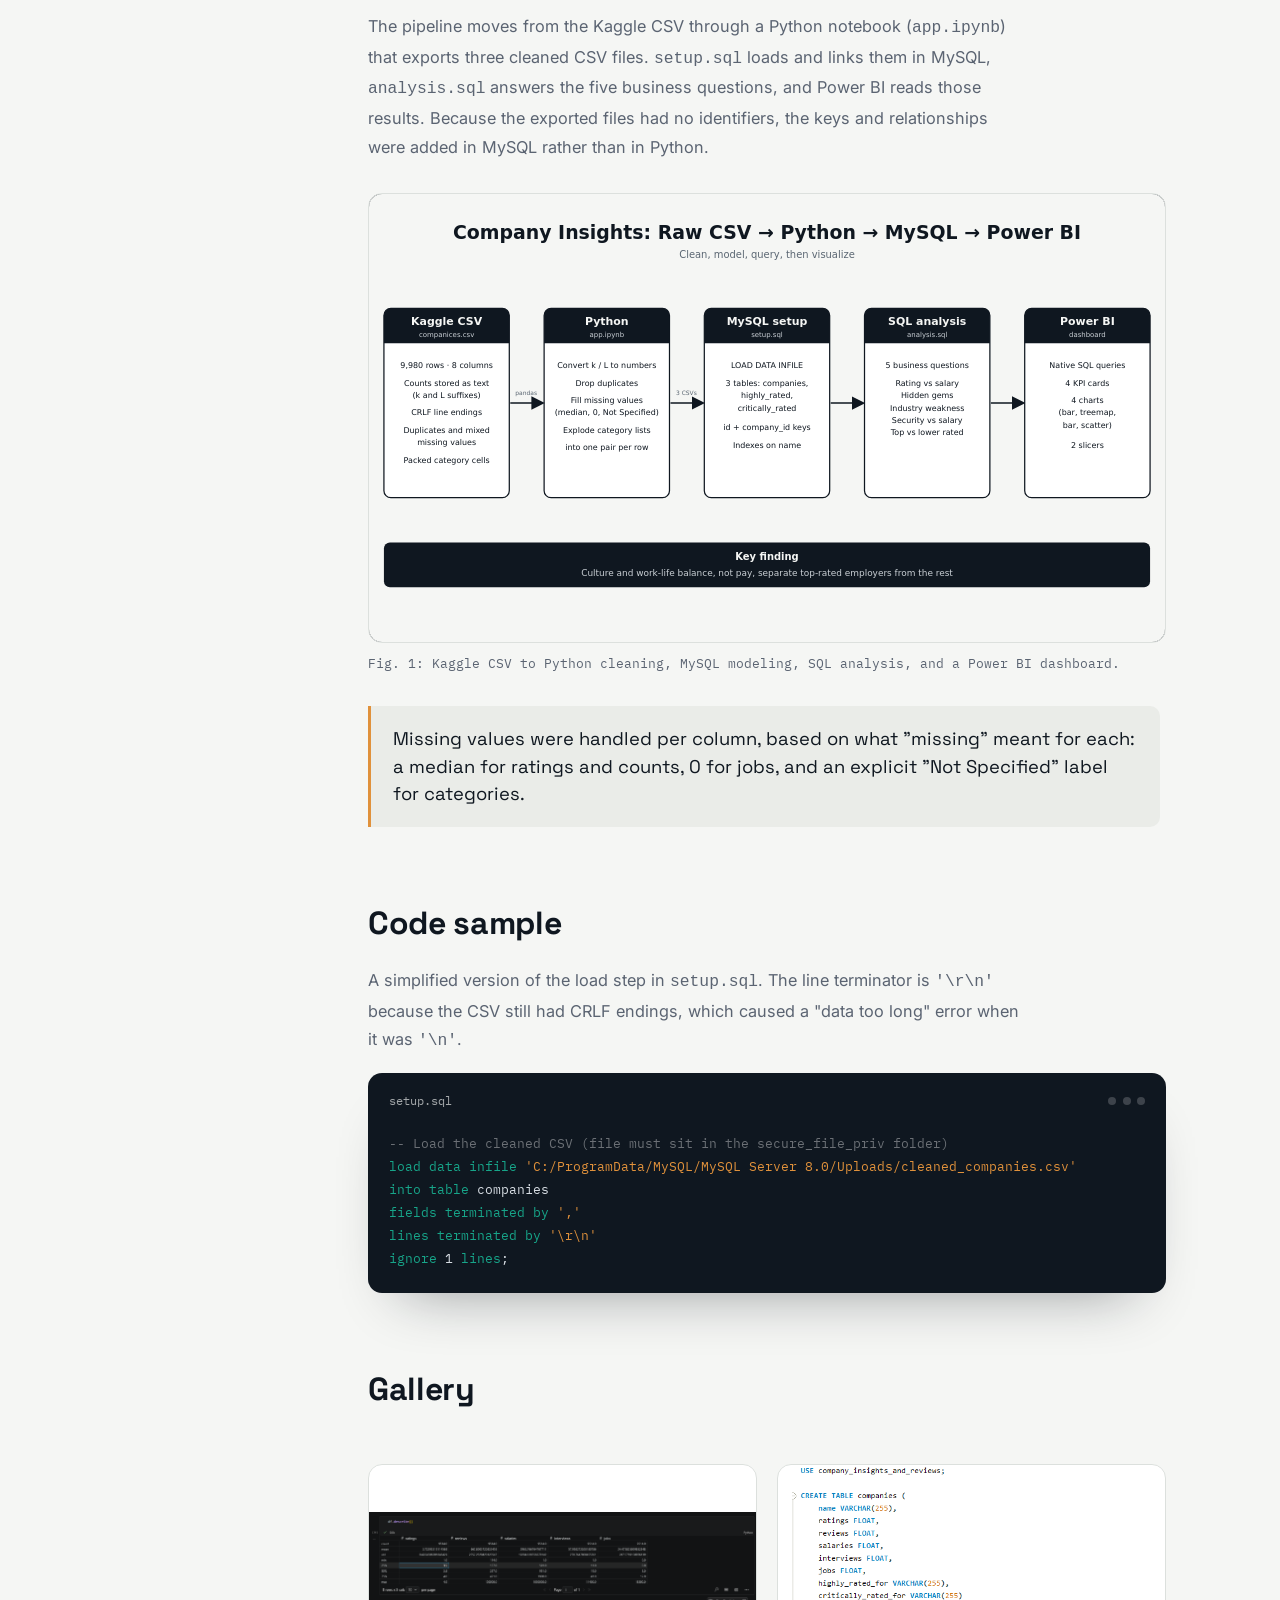
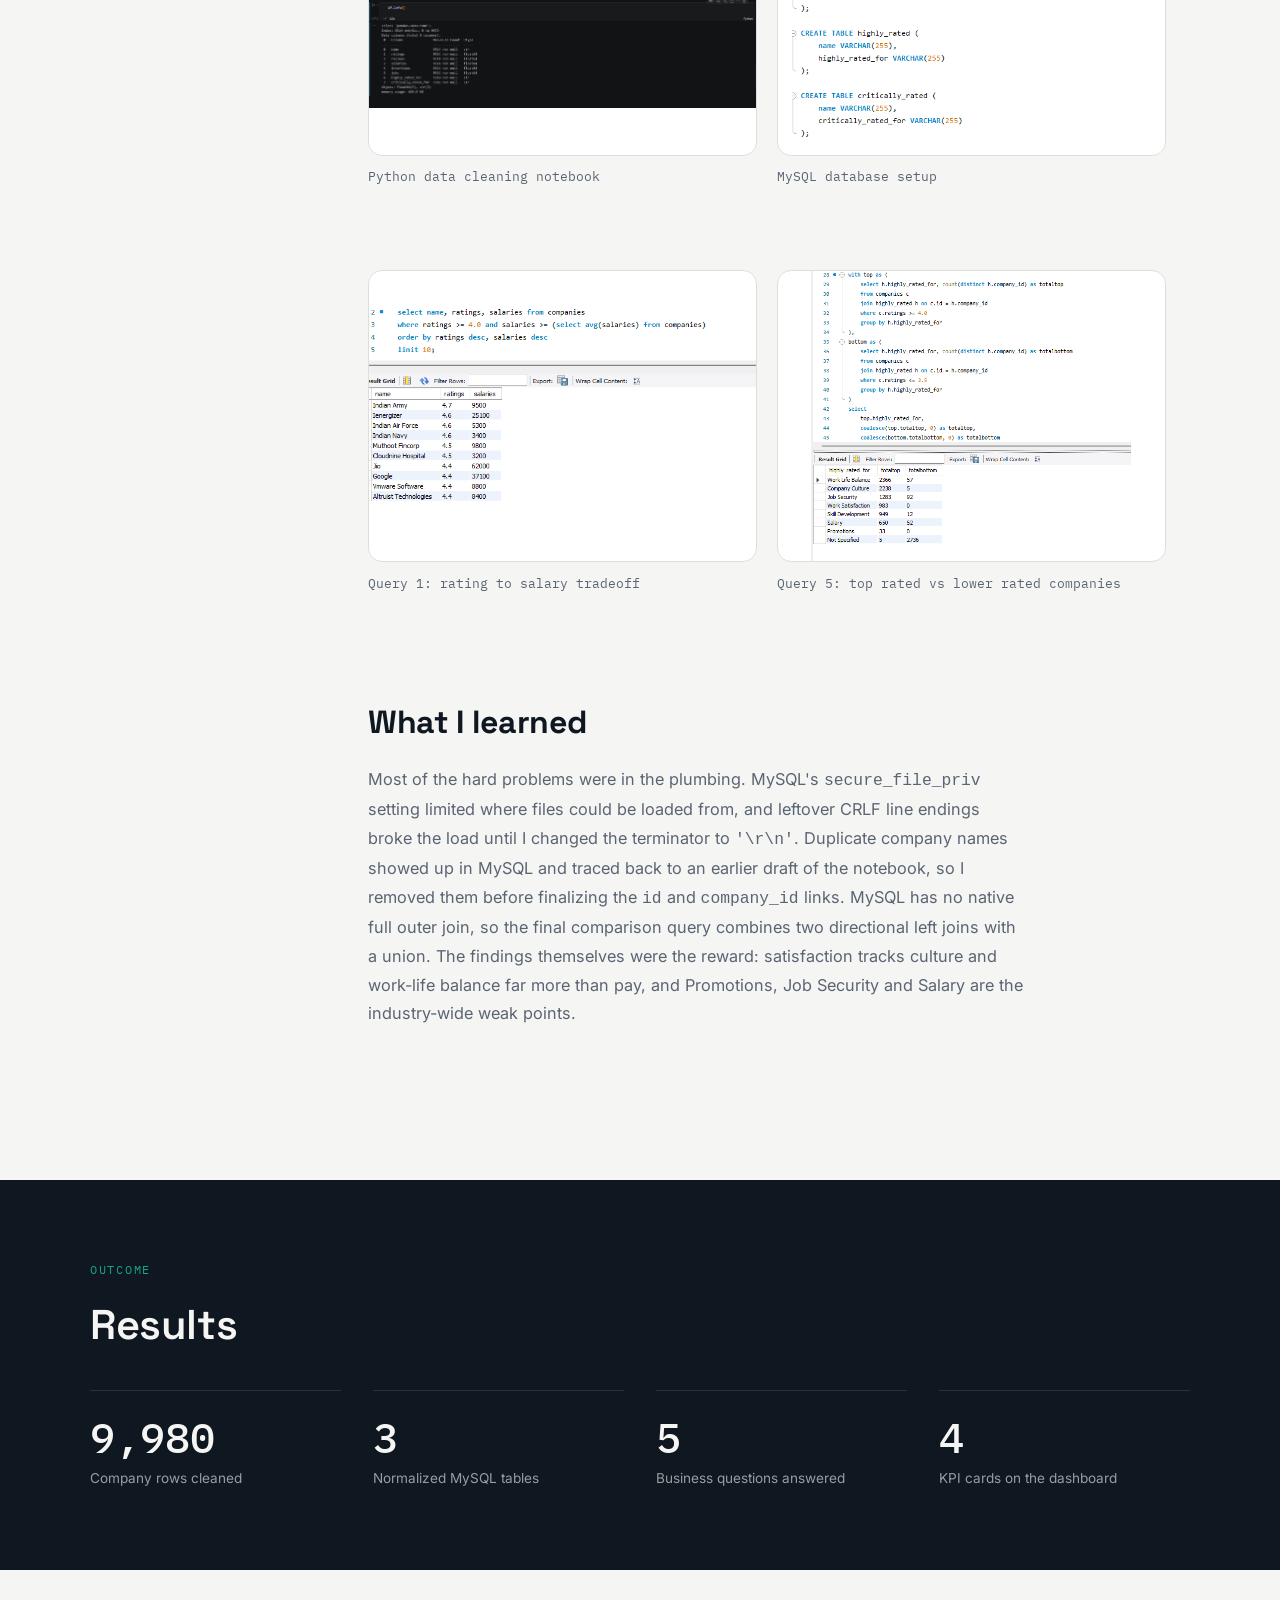
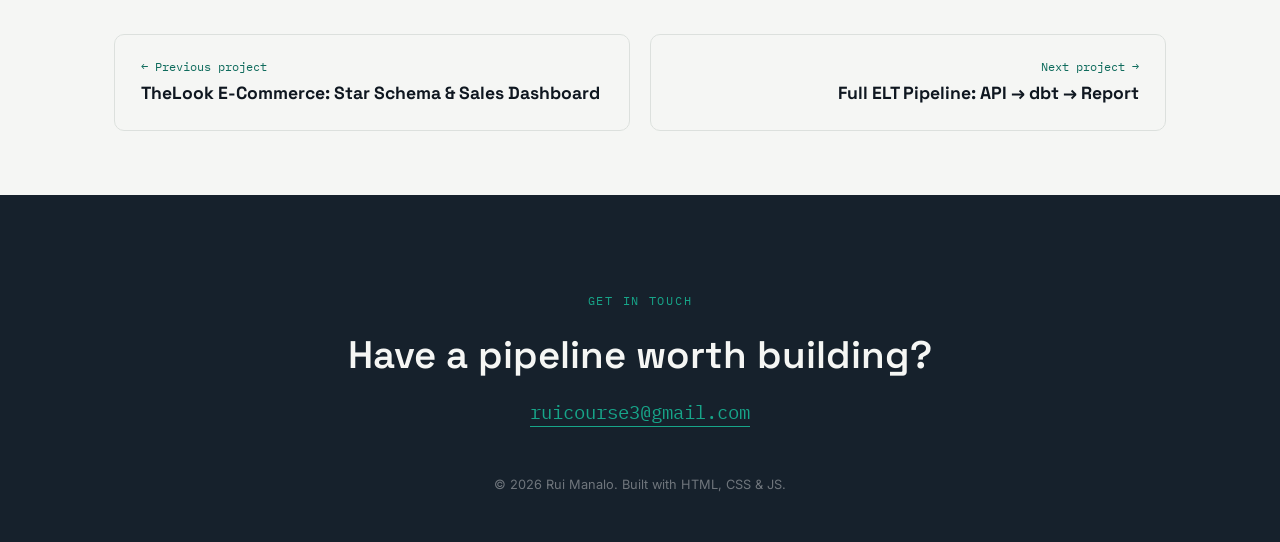
<file: project3.html>
<!DOCTYPE html>
<html lang="en">
<head>
<meta charset="UTF-8">
<meta name="viewport" content="width=device-width, initial-scale=1.0">
<title>Company Insights ETL Dashboard | Rui Manalo</title>
<meta name="description" content="A raw company reviews dataset cleaned in Python, modeled and queried in MySQL, and visualized in a Power BI dashboard.">
<link rel="preconnect" href="https://fonts.googleapis.com">
<link rel="preconnect" href="https://fonts.gstatic.com" crossorigin>
<link href="https://fonts.googleapis.com/css2?family=Space+Grotesk:wght@400;500;600;700&family=Inter:wght@400;500;600&family=IBM+Plex+Mono:wght@400;500&display=swap" rel="stylesheet">
<link rel="stylesheet" href="style.css">
<style>
/* Hide the placeholder labels on image frames */
.shot::before,.shot::after{content:none !important;display:none !important}
</style>
<link rel="icon" href="data:image/svg+xml,<svg xmlns='http://www.w3.org/2000/svg' viewBox='0 0 100 100'><rect width='100' height='100' rx='20' fill='%230F1720'/><text x='50' y='68' font-size='52' font-family='monospace' font-weight='bold' text-anchor='middle' fill='%23F5F6F4'>RM</text></svg>">
</head>
<body>
<div class="progress" id="progress"></div>

<header class="nav" id="nav">
  <div class="nav__inner">
    <a href="index.html#top" class="nav__mark">RM<span class="nav__mark-dot">.</span></a>
    <nav class="nav__links">
      <a href="index.html#work" aria-current="page">Work</a>
      <a href="index.html#about">About</a>
      <a href="index.html#skills">Skills</a>
      <a href="index.html#experience">Experience</a>
      <a href="index.html#contact" class="nav__cta">Contact</a>
    </nav>
    <button class="nav__toggle" id="navToggle" aria-label="Toggle menu" aria-expanded="false"><span></span><span></span><span></span></button>
  </div>
</header>

<!-- ========== TITLE BLOCK ========== -->
<section class="phero">
  <div class="pg-wrap">
    <a href="index.html#work" class="back">← All projects</a><br>
    <span class="project__tag">ETL Dashboard</span>
    <h1 class="pg-title">Company Insights ETL Dashboard</h1>
    <p class="pg-lead">A raw company reviews dataset cleaned in Python, modeled and queried in MySQL, and presented in an interactive Power BI dashboard.</p>
    <dl class="meta">
      <div><dt>Role</dt><dd>Solo: design, build, docs</dd></div>
      <div><dt>Timeline</dt><dd>[Month Year] – [Month Year]</dd></div>
      <div><dt>Status</dt><dd>Complete</dd></div>
      <div><dt>Source</dt><dd><a class="link" href="#" target="_blank" rel="noopener noreferrer">GitHub →</a></dd></div>
    </dl>
    <ul class="project__stack" style="margin:1.6rem 0 0"><li>Python</li><li>Pandas</li><li>MySQL</li><li>Power BI</li><li>Data Cleaning</li></ul>
  </div>
</section>

<div class="pg-wrap">
  <figure class="fig" style="margin-top:0">
    <div class="shot" data-ph="Cover image · 1600 × 900"><img src="images/project3/dashboard.png" alt="Power BI dashboard: Decoding Employee Satisfaction" onerror="this.remove()"></div>
  </figure>
</div>

<!-- ========== BODY ========== -->
<div class="pg-wrap pg-layout">
  <aside class="toc" aria-label="On this page">
    <p>On this page</p>
    <a href="#overview">Overview</a>
    <a href="#problem">Problem &amp; goals</a>
    <a href="#approach">Approach</a>
    <a href="#architecture">Architecture</a>
    <a href="#code">Code sample</a>
    <a href="#gallery">Gallery</a>
    <a href="#learned">What I learned</a>
  </aside>

  <article class="prose">
    <section id="overview">
      <h2>Overview</h2>
      <p class="lead">Culture, not pay, separates top employers from the rest.</p>
      <p>The project takes a raw, public dataset of company reviews and turns it into business-relevant findings. The work spans three stages: cleaning and restructuring the data in Python, modeling and querying it in MySQL, and visualizing the results in an interactive Power BI dashboard titled "Decoding Employee Satisfaction: Ratings, Pay and What Really Matters."</p>
    </section>

    <section id="problem">
      <h2>Problem &amp; goals</h2>
      <p>The source is a Kaggle file, <code>companices.csv</code>, with 9,980 rows and 8 columns: company name, rating, review, salary, interview and job counts, and two free-text fields listing what employees most often praised and criticized. It had Windows (CRLF) line endings, duplicate rows, numeric counts stored as text with Indian-system suffixes ("k" for thousand, "L" for lakh), inconsistent missing values ("N/A", "--", blanks), and multiple categories packed into single cells.</p>
      <ul class="checks">
        <li><strong>Make the data trustworthy.</strong> Convert text counts to numbers, remove duplicates, and handle missing values deliberately for each column.</li>
        <li><strong>Normalize the categories.</strong> Split the packed praise and criticism fields into long-format tables that can be counted and grouped.</li>
        <li><strong>Answer five business questions.</strong> Use SQL to surface findings, then present them in a dashboard.</li>
      </ul>
    </section>

    <section id="approach">
      <h2>Approach</h2>
      <ol class="steps">
        <li><h3>Step one: Clean in Python</h3><p>Column names were standardized and the "k"/"L" values converted to real numbers, with "N/A", "--" and blanks treated as missing. Duplicates were dropped and company names title-cased. Ratings, reviews, salaries and interviews were filled with the column median, and jobs with 0. The two category columns were split into separate tables, filled with "Not Specified", and exploded to one company-category pair per row.</p></li>
        <li><h3>Step two: Load &amp; model in MySQL</h3><p>Three tables (<code>companies</code>, <code>highly_rated</code>, <code>critically_rated</code>) were loaded with <code>LOAD DATA INFILE</code>. An auto-incrementing <code>id</code> became the primary key of <code>companies</code>, a <code>company_id</code> column was added to the two category tables by joining on name, and indexes were added on <code>name</code>.</p></li>
        <li><h3>Step three: Analyze with SQL</h3><p>Five queries cover the rating-to-salary tradeoff, hidden gems, the industry's most common weakness, the overlap between praise for Job Security and criticism of Salary, and what separates top-rated from lower-rated companies.</p></li>
        <li><h3>Step four: Visualize in Power BI</h3><p>Power BI connected to MySQL with native SQL queries, loading each of the five analysis queries as its own table. The dashboard has four KPI cards, four charts, and slicers for rating range and highly rated category.</p></li>
      </ol>
    </section>

    <section id="architecture">
      <h2>Architecture</h2>
      <p>The pipeline moves from the Kaggle CSV through a Python notebook (<code>app.ipynb</code>) that exports three cleaned CSV files. <code>setup.sql</code> loads and links them in MySQL, <code>analysis.sql</code> answers the five business questions, and Power BI reads those results. Because the exported files had no identifiers, the keys and relationships were added in MySQL rather than in Python.</p>
      <figure class="fig">
        <div class="shot" data-ph="Diagram · 1600 × 900"><img src="images/project3/company-insights-diagram.svg" alt="Company Insights pipeline: Kaggle CSV to Python cleaning to MySQL to SQL analysis to Power BI" onerror="this.remove()"></div>
        <figcaption>Fig. 1: Kaggle CSV to Python cleaning, MySQL modeling, SQL analysis, and a Power BI dashboard.</figcaption>
      </figure>
      <blockquote class="callout">Missing values were handled per column, based on what "missing" meant for each: a median for ratings and counts, 0 for jobs, and an explicit "Not Specified" label for categories.</blockquote>
    </section>

    <section id="code">
      <h2>Code sample</h2>
      <p>A simplified version of the load step in <code>setup.sql</code>. The line terminator is <code>'\r\n'</code> because the CSV still had CRLF endings, which caused a "data too long" error when it was <code>'\n'</code>.</p>
      <div class="code">
        <div class="panel__head"><span class="panel__title">setup.sql</span><span class="panel__dot"></span><span class="panel__dot"></span><span class="panel__dot"></span></div>
<pre><span class="c">-- Load the cleaned CSV (file must sit in the secure_file_priv folder)</span>
<span class="k">load data infile</span> <span class="s">'C:/ProgramData/MySQL/MySQL Server 8.0/Uploads/cleaned_companies.csv'</span>
<span class="k">into table</span> companies
<span class="k">fields terminated by</span> <span class="s">','</span>
<span class="k">lines terminated by</span> <span class="s">'\r\n'</span>
<span class="k">ignore</span> 1 <span class="k">lines</span>;</pre>
      </div>
    </section>

    <section id="gallery">
      <h2>Gallery</h2>
      <div class="gallery">
        <figure class="fig"><div class="shot" data-ph="Screenshot · 4 : 3" style="aspect-ratio:4/3;background:#fff"><img src="images/project3/python.png" alt="Python data cleaning notebook" style="width:100%;height:100%;object-fit:contain;display:block" onerror="this.remove()"></div><figcaption>Python data cleaning notebook</figcaption></figure>
        <figure class="fig"><div class="shot" data-ph="Screenshot · 4 : 3" style="aspect-ratio:4/3;background:#fff"><img src="images/project3/sql1.png" alt="MySQL database setup" style="width:100%;height:100%;object-fit:contain;display:block" onerror="this.remove()"></div><figcaption>MySQL database setup</figcaption></figure>
        <figure class="fig"><div class="shot" data-ph="Screenshot · 4 : 3" style="aspect-ratio:4/3;background:#fff"><img src="images/project3/query1.png" alt="Query 1: rating to salary tradeoff" style="width:100%;height:100%;object-fit:contain;display:block" onerror="this.remove()"></div><figcaption>Query 1: rating to salary tradeoff</figcaption></figure>
        <figure class="fig"><div class="shot" data-ph="Screenshot · 4 : 3" style="aspect-ratio:4/3;background:#fff"><img src="images/project3/query5.png" alt="Query 5: top rated versus lower rated companies" style="width:100%;height:100%;object-fit:contain;display:block" onerror="this.remove()"></div><figcaption>Query 5: top rated vs lower rated companies</figcaption></figure>
      </div>
    </section>

    <section id="learned">
      <h2>What I learned</h2>
      <p>Most of the hard problems were in the plumbing. MySQL's <code>secure_file_priv</code> setting limited where files could be loaded from, and leftover CRLF line endings broke the load until I changed the terminator to <code>'\r\n'</code>. Duplicate company names showed up in MySQL and traced back to an earlier draft of the notebook, so I removed them before finalizing the <code>id</code> and <code>company_id</code> links. MySQL has no native full outer join, so the final comparison query combines two directional left joins with a union. The findings themselves were the reward: satisfaction tracks culture and work-life balance far more than pay, and Promotions, Job Security and Salary are the industry-wide weak points.</p>
    </section>
  </article>
</div>

<!-- ========== RESULTS ========== -->
<section class="results" id="results">
  <div class="results__head">
    <p class="eyebrow eyebrow--light">Outcome</p>
    <h2 class="section-title section-title--light">Results</h2>
  </div>
  <div class="results__grid">
    <div class="rk"><b>9,980</b><span>Company rows cleaned</span></div>
    <div class="rk"><b>3</b><span>Normalized MySQL tables</span></div>
    <div class="rk"><b>5</b><span>Business questions answered</span></div>
    <div class="rk"><b>4</b><span>KPI cards on the dashboard</span></div>
  </div>
</section>

<nav class="pager" aria-label="More projects">
  <a href="project2.html"><small>← Previous project</small><strong>TheLook E-Commerce: Star Schema &amp; Sales Dashboard</strong></a>
  <a href="project4.html" class="next"><small>Next project →</small><strong>Full ELT Pipeline: API → dbt → Report</strong></a>
</nav>

<footer class="contact" id="contact">
  <div class="contact__inner">
    <p class="eyebrow eyebrow--light">Get in touch</p>
    <h2 class="contact__title">Have a pipeline worth building?</h2>
    <a href="mailto:ruicourse3@gmail.com" class="contact__email">ruicourse3@gmail.com</a>
    <p class="contact__foot" style="margin-top:3rem">© 2026 Rui Manalo. Built with HTML, CSS &amp; JS.</p>
  </div>
</footer>

<script src="script.js"></script>
</body>
</html>
</file>
<file: style.css>
/* =========================================================
   TOKENS
========================================================= */
:root {
  --ink: #0F1720;
  --ink-soft: #16212C;
  --paper: #F5F6F4;
  --paper-alt: #EAECE8;
  --teal-bright: #17A589;
  --teal-deep: #0E6B5C;
  --amber: #E0913B;
  --slate: #5B6472;
  --line: #DCE0DD;
  --line-dark: rgba(245, 246, 244, 0.12);

  --font-display: "Space Grotesk", "Segoe UI", sans-serif;
  --font-body: "Inter", "Segoe UI", sans-serif;
  --font-mono: "IBM Plex Mono", "Courier New", monospace;

  --container: 1160px;
  --radius: 10px;
  --glass: rgba(255, 255, 255, 0.6);
  --motion-duration: 380ms;
}

* {
  box-sizing: border-box;
}

html {
  scroll-behavior: smooth;
}

body {
  margin: 0;
  background: var(--paper);
  color: var(--ink);
  font-family: var(--font-body);
  line-height: 1.55;
  font-size: clamp(15px, 1.35vw, 17px);
  -webkit-font-smoothing: antialiased;
}

body::before {
  content: "";
  position: fixed;
  inset: 0;
  z-index: -1;
  background-image: radial-gradient(circle at 8% 12%, rgba(23, 165, 137, 0.03), transparent 8%), radial-gradient(circle at 92% 88%, rgba(224, 145, 59, 0.02), transparent 10%);
}

img {
  max-width: 100%;
  display: block;
}

a {
  color: inherit;
  text-decoration: none;
}

ul {
  list-style: none;
  margin: 0;
  padding: 0;
}

@media (prefers-reduced-motion: reduce) {
  * {
    animation-duration: 0.001ms !important;
    animation-iteration-count: 1 !important;
    transition-duration: 0.001ms !important;
    scroll-behavior: auto !important;
  }
}

:focus-visible {
  outline: 2px solid var(--teal-bright);
  outline-offset: 3px;
}

.eyebrow {
  font-family: var(--font-mono);
  font-size: 0.78rem;
  letter-spacing: 0.14em;
  text-transform: uppercase;
  color: var(--teal-deep);
  margin: 0 0 0.9rem;
}

.eyebrow--light {
  color: var(--teal-bright);
}

.section-title {
  font-family: var(--font-display);
  font-size: clamp(1.9rem, 3.4vw, 2.6rem);
  font-weight: 600;
  margin: 0 0 1rem;
  letter-spacing: -0.01em;
}

.section-title--light {
  color: var(--paper);
}

.section-sub {
  color: var(--slate);
  max-width: 560px;
  margin: 0 0 3rem;
}

.btn {
  display: inline-flex;
  align-items: center;
  gap: 0.5rem;
  padding: 0.85rem 1.5rem;
  border-radius: 8px;
  font-family: var(--font-body);
  font-weight: 600;
  font-size: 0.95rem;
  border: 1px solid transparent;
  cursor: pointer;
  transition: transform var(--motion-duration) ease, background 0.2s ease, border-color 0.2s ease, box-shadow var(--motion-duration) ease;
}

.btn--primary {
  background: var(--ink);
  color: var(--paper);
}

.btn--primary {
  box-shadow: 0 6px 18px -10px rgba(15, 23, 32, 0.28);
}

.btn--primary:hover {
  transform: translateY(-4px);
  background: var(--teal-deep);
  box-shadow: 0 18px 40px -22px rgba(15, 23, 32, 0.45);
}

.btn--ghost {
  border-color: var(--line);
  color: var(--ink);
}

.btn--ghost:hover {
  border-color: var(--ink);
  transform: translateY(-2px);
}

/* =========================================================
   NAV
========================================================= */
.nav {
  position: sticky;
  top: 0;
  z-index: 50;
  background: rgba(245, 246, 244, 0.85);
  backdrop-filter: blur(10px);
  border-bottom: 1px solid var(--line);
}

.nav--scrolled {
  background: rgba(245, 246, 244, 0.95);
  box-shadow: 0 6px 22px -18px rgba(15, 23, 32, 0.35);
}

.nav__inner {
  max-width: var(--container);
  margin: 0 auto;
  display: flex;
  align-items: center;
  justify-content: space-between;
  padding: 1rem 1.5rem;
}

.nav__mark {
  font-family: var(--font-mono);
  font-weight: 500;
  font-size: 1.05rem;
  letter-spacing: 0.02em;
}

.nav__mark-dot {
  color: var(--amber);
}

.nav__links {
  display: flex;
  align-items: center;
  gap: 2rem;
  font-size: 0.92rem;
  font-weight: 500;
}

.nav__links a {
  color: var(--slate);
  transition: color 0.15s ease;
}

.nav__links a:hover {
  color: var(--ink);
}

.nav__cta {
  background: var(--ink);
  color: var(--paper) !important;
  padding: 0.55rem 1.1rem;
  border-radius: 7px;
}

.nav__toggle {
  display: none;
  flex-direction: column;
  gap: 4px;
  background: none;
  border: 0;
  cursor: pointer;
  padding: 6px;
}

.nav__toggle span {
  width: 22px;
  height: 2px;
  background: var(--ink);
  display: block;
}

@media (max-width: 780px) {
  .nav__links {
    position: absolute;
    top: 100%;
    left: 0;
    right: 0;
    background: var(--paper);
    border-bottom: 1px solid var(--line);
    flex-direction: column;
    align-items: flex-start;
    gap: 0;
    padding: 0.5rem 1.5rem 1.2rem;
    display: none;
  }

  .nav__links.is-open {
    display: flex;
  }

  .nav__links a {
    width: 100%;
    padding: 0.7rem 0;
    border-bottom: 1px solid var(--line);
  }

  .nav__cta {
    margin-top: 0.6rem;
    text-align: center;
  }

  .nav__toggle {
    display: flex;
  }
}

/* =========================================================
   HERO
========================================================= */
.hero {
  padding: 4.5rem 1.5rem 3rem;
  background-image: radial-gradient(circle at 10% 10%, rgba(23, 165, 137, 0.02), transparent 8%), radial-gradient(circle at 92% 82%, rgba(224, 145, 59, 0.01), transparent 10%);
}

.hero__grid {
  max-width: var(--container);
  margin: 0 auto;
  display: grid;
  grid-template-columns: 1.05fr 0.95fr;
  gap: 3.5rem;
  align-items: center;
}

.hero__title {
  font-family: var(--font-display);
  font-size: clamp(2.4rem, 4.6vw, 3.6rem);
  font-weight: 700;
  line-height: 1.08;
  letter-spacing: -0.02em;
  margin: 0 0 1.3rem;
}

.hero__title-accent {
  display: inline-block;
  background: linear-gradient(90deg, var(--teal-bright), var(--amber));
  -webkit-background-clip: text;
  background-clip: text;
  color: transparent;
  background-size: 200% 100%;
  animation: accentShift 6s linear infinite;
}

@keyframes accentShift {
  to {
    background-position: 200% 0;
  }
}

.hero__sub {
  color: var(--slate);
  font-size: 1.08rem;
  max-width: 480px;
  margin: 0 0 2rem;
}

.hero__actions {
  display: flex;
  gap: 0.9rem;
  flex-wrap: wrap;
  margin-bottom: 3rem;
}

.hero__stats {
  display: flex;
  gap: 2.5rem;
}

.stat {
  display: flex;
  flex-direction: column;
}

.stat__num {
  font-family: var(--font-mono);
  font-size: 1.7rem;
  font-weight: 500;
  color: var(--ink);
}

.stat__label {
  font-size: 0.82rem;
  color: var(--slate);
  margin-top: 0.2rem;
}

.hero__panel {
  position: relative;
}

.panel {
  background: var(--ink);
  border-radius: 16px;
  padding: 1.4rem;
  box-shadow: 0 30px 60px -20px rgba(15, 23, 32, 0.35);
  transform: rotate(-1.2deg);
}

.panel:hover {
  transform: translateY(-6px) rotate(-0.6deg);
  box-shadow: 0 40px 80px -30px rgba(15, 23, 32, 0.45);
}

.panel__head {
  display: flex;
  align-items: center;
  gap: 0.4rem;
  margin-bottom: 1rem;
  color: var(--paper);
}

.panel__title {
  font-family: var(--font-mono);
  font-size: 0.78rem;
  color: rgba(245, 246, 244, 0.65);
  margin-right: auto;
}

.panel__dot {
  width: 8px;
  height: 8px;
  border-radius: 50%;
  background: rgba(245, 246, 244, 0.2);
}

.panel__body {
  display: flex;
  flex-direction: column;
  gap: 1.1rem;
}

.chart {
  width: 100%;
  height: auto;
  display: block;
}

.grid-line {
  stroke: var(--line-dark);
  stroke-width: 1;
}

.chart__area {
  fill: var(--teal-bright);
  opacity: 0.16;
}

.chart__line {
  fill: none;
  stroke: var(--teal-bright);
  stroke-width: 2.5;
  stroke-dasharray: 600;
  stroke-dashoffset: 600;
  animation: draw 2.2s ease forwards 0.4s;
}

@keyframes draw {
  to {
    stroke-dashoffset: 0;
  }
}

.panel__kpis {
  display: flex;
  gap: 1.6rem;
}

.kpi {
  display: flex;
  flex-direction: column;
  gap: 0.15rem;
}

.kpi__label {
  font-family: var(--font-mono);
  font-size: 0.72rem;
  color: rgba(245, 246, 244, 0.55);
  text-transform: uppercase;
  letter-spacing: 0.08em;
}

.kpi__value {
  font-family: var(--font-mono);
  font-size: 1.25rem;
  color: var(--paper);
  font-weight: 500;
}

.kpi__delta {
  font-size: 0.78rem;
  font-family: var(--font-mono);
}

.kpi__delta--up {
  color: var(--teal-bright);
}

.kpi__delta--down {
  color: var(--amber);
}

.panel__bars {
  display: flex;
  align-items: flex-end;
  gap: 6px;
  height: 44px;
}

.bar {
  flex: 1;
  height: var(--h);
  background: linear-gradient(180deg, var(--amber), var(--teal-bright));
  border-radius: 3px 3px 0 0;
  opacity: 0.85;
  animation: rise 0.9s ease forwards;
  transform: scaleY(0);
  transform-origin: bottom;
}

@keyframes rise {
  to {
    transform: scaleY(1);
  }
}

@media (max-width: 900px) {
  .hero__grid {
    grid-template-columns: 1fr;
    gap: 2.5rem;
  }

  .panel {
    transform: none;
  }
}

@media (max-width: 480px) {
  .hero__stats {
    gap: 1.5rem;
    flex-wrap: wrap;
  }
}

/* =========================================================
   REVEAL / ANIMATIONS
========================================================= */
.reveal {
  opacity: 0;
  transform: translateY(12px);
  transition: opacity 0.7s cubic-bezier(.2, .9, .2, 1), transform 0.7s cubic-bezier(.2, .9, .2, 1);
  will-change: opacity, transform;
}

.reveal.is-visible {
  opacity: 1;
  transform: none;
}

.project.reveal {
  opacity: 0;
  transform: translateY(10px) scale(.995);
}

.project.reveal.is-visible {
  opacity: 1;
  transform: none;
}

@keyframes navSlideDown {
  from {
    opacity: 0;
    transform: translateY(-6px) scaleY(.98);
  }

  to {
    opacity: 1;
    transform: none;
  }
}

.nav__links.is-open {
  animation: navSlideDown 240ms cubic-bezier(.2, .9, .2, 1) both;
}

.nav__links a {
  transition: color 0.15s ease, transform 0.18s ease;
}

.nav__links a:active {
  transform: translateY(1px);
}

.stat__num {
  transition: transform 0.7s cubic-bezier(.2, .9, .2, 1), opacity 0.5s ease;
  display: inline-block;
}

.stat__num.is-visible {
  transform: translateY(-4px) scale(1.03);
  opacity: 1;
}

.hero__panel.reveal {
  transform: translateY(8px) rotate(-0.8deg);
  opacity: 0;
}

.hero__panel.reveal.is-visible {
  transform: none;
  opacity: 1;
}

.chart__line {
  vector-effect: non-scaling-stroke;
}

/* =========================================================
   TOOLING STRIP
========================================================= */
.strip {
  border-top: 1px solid var(--line);
  border-bottom: 1px solid var(--line);
  background: var(--paper-alt);
}

.strip__inner {
  max-width: var(--container);
  margin: 0 auto;
  padding: 1.1rem 1.5rem;
  display: flex;
  gap: 2.6rem;
  flex-wrap: wrap;
  justify-content: center;
  font-family: var(--font-mono);
  font-size: 0.85rem;
  color: var(--slate);
  letter-spacing: 0.04em;
}

/* =========================================================
   ABOUT
========================================================= */
.about {
  padding: 6rem 1.5rem;
}

.about__inner {
  max-width: var(--container);
  margin: 0 auto;
  display: grid;
  grid-template-columns: 0.8fr 1.2fr;
  gap: 4rem;
  align-items: center;
}

.photo-frame {
  border-radius: 14px;
  overflow: hidden;
  aspect-ratio: 4/5;
  border: 1px solid var(--line);
}

.photo-frame img {
  width: 100%;
  height: 100%;
  object-fit: cover;
}

.about__copy p {
  color: var(--slate);
  max-width: 520px;
}

.about__copy p em {
  color: var(--ink);
  font-style: normal;
  font-weight: 600;
}

.about__facts {
  display: flex;
  gap: 2.2rem;
  margin-top: 2rem;
  flex-wrap: wrap;
}

.fact {
  display: flex;
  flex-direction: column;
  gap: 0.2rem;
}

.fact__k {
  font-family: var(--font-mono);
  font-size: 0.72rem;
  text-transform: uppercase;
  letter-spacing: 0.08em;
  color: var(--teal-deep);
}

.fact__v {
  font-weight: 600;
}

@media (max-width: 860px) {
  .about__inner {
    grid-template-columns: 1fr;
  }

  .photo-frame {
    max-width: 280px;
  }
}

/* =========================================================
   PROJECTS
========================================================= */
.work {
  padding: 6rem 1.5rem;
  background: var(--paper-alt);
}

.work__inner {
  max-width: var(--container);
  margin: 0 auto;
}

.projects {
  display: grid;
  grid-template-columns: repeat(2, 1fr);
  gap: 1.8rem;
}

.project {
  background: var(--paper);
  border: 1px solid var(--line);
  border-radius: var(--radius);
  overflow: hidden;
  display: flex;
  flex-direction: column;
  transition: transform 0.2s ease, box-shadow 0.2s ease;
}

.project:hover {
  transform: translateY(-4px);
  box-shadow: 0 20px 40px -24px rgba(15, 23, 32, 0.25);
}

.project__thumb {
  line-height: 0;
  position: relative;
  overflow: hidden;
  aspect-ratio: 20 / 11;
  background: var(--ink);
}

.project__thumb::before {
  content: "Screenshot coming soon";
  position: absolute;
  inset: 0;
  display: flex;
  align-items: center;
  justify-content: center;
  font-family: var(--font-mono);
  font-size: 0.8rem;
  color: rgba(245, 246, 244, 0.4);
  background: var(--ink);
  z-index: 0;
}

.project__thumb img {
  position: relative;
  z-index: 1;
  width: 100%;
  height: 100%;
  object-fit: cover;
  display: block;
  transition: transform 420ms cubic-bezier(.2, .9, .2, 1);
}

.project__thumb::after {
  content: "";
  position: absolute;
  inset: 0;
  z-index: 2;
  background: linear-gradient(180deg, rgba(23, 165, 137, 0.06), rgba(224, 145, 59, 0.03));
  opacity: 0;
  transition: opacity 260ms ease;
  pointer-events: none;
}

.project:hover .project__thumb::after {
  opacity: 1;
}

.project:hover .project__thumb img {
  transform: scale(1.03);
}

.project__body {
  padding: 1.5rem;
}

.project__tag {
  font-family: var(--font-mono);
  font-size: 0.72rem;
  text-transform: uppercase;
  letter-spacing: 0.07em;
  color: var(--teal-deep);
  display: inline-block;
  padding: 0.18rem 0.6rem;
  background: linear-gradient(90deg, rgba(23, 165, 137, 0.06), rgba(224, 145, 59, 0.04));
  border-radius: 6px;
}

.project__body h3 {
  font-family: var(--font-display);
  font-size: 1.25rem;
  margin: 0.5rem 0 0.6rem;
}

.project__body p {
  color: var(--slate);
  font-size: 0.95rem;
  margin: 0 0 1rem;
}

.project__stack {
  display: flex;
  flex-wrap: wrap;
  gap: 0.5rem;
  margin-bottom: 1.2rem;
}

.project__stack li {
  font-family: var(--font-mono);
  font-size: 0.72rem;
  background: var(--paper-alt);
  border: 1px solid var(--line);
  padding: 0.25rem 0.6rem;
  border-radius: 5px;
  color: var(--slate);
}

.project__links {
  display: flex;
  gap: 1.2rem;
}

.link {
  font-weight: 600;
  font-size: 0.9rem;
  color: var(--teal-deep);
}

.link--muted {
  color: var(--slate);
}

.link:hover {
  text-decoration: underline;
}

@media (max-width: 760px) {
  .projects {
    grid-template-columns: 1fr;
  }
}

/* =========================================================
   SKILLS
========================================================= */
.skills {
  background: var(--ink);
  padding: 6rem 1.5rem;
}

.skills__inner {
  max-width: var(--container);
  margin: 0 auto;
}

.skills__grid {
  display: grid;
  grid-template-columns: repeat(3, 1fr);
  gap: 3rem;
  margin-top: 2.5rem;
}

.skill-group h3 {
  font-family: var(--font-display);
  color: var(--paper);
  font-size: 1.05rem;
  margin: 0 0 1.3rem;
  font-weight: 600;
}

.meter {
  margin-bottom: 1.1rem;
}

.meter span {
  font-size: 0.85rem;
  color: rgba(245, 246, 244, 0.75);
  display: block;
  margin-bottom: 0.4rem;
  font-family: var(--font-mono);
}

.meter__track {
  height: 6px;
  background: var(--line-dark);
  border-radius: 4px;
  overflow: hidden;
}

.meter__fill {
  height: 100%;
  width: 0;
  background: linear-gradient(90deg, var(--teal-bright), var(--amber));
  border-radius: 4px;
  transition: width 1.1s ease;
}

.meter__fill {
  box-shadow: 0 6px 18px -12px rgba(23, 165, 137, 0.12);
}

.meter__fill.is-visible {
  width: var(--w);
}

@media (max-width: 860px) {
  .skills__grid {
    grid-template-columns: 1fr;
    gap: 2.2rem;
  }
}

/* =========================================================
   EXPERIENCE / TIMELINE
========================================================= */
.experience {
  padding: 6rem 1.5rem;
}

.experience__inner {
  max-width: var(--container);
  margin: 0 auto;
}

.timeline {
  margin-top: 2.5rem;
  border-left: 2px solid var(--line);
  padding-left: 2rem;
  display: flex;
  flex-direction: column;
  gap: 2.6rem;
}

.tl-item {
  position: relative;
}

.tl-item::before {
  content: "";
  position: absolute;
  left: -2.46rem;
  top: 0.3rem;
  width: 11px;
  height: 11px;
  border-radius: 50%;
  background: var(--teal-bright);
  border: 3px solid var(--paper);
  box-shadow: 0 0 0 2px var(--teal-bright);
}

.tl-item__date {
  font-family: var(--font-mono);
  font-size: 0.82rem;
  color: var(--teal-deep);
  margin-bottom: 0.4rem;
}

.tl-item__body h3 {
  font-family: var(--font-display);
  font-size: 1.15rem;
  margin: 0 0 0.5rem;
}

.tl-item__body p {
  color: var(--slate);
  max-width: 600px;
  margin: 0;
}

/* =========================================================
   CONTACT / FOOTER
========================================================= */
.contact {
  background: var(--ink-soft);
  padding: 6rem 1.5rem 3rem;
  text-align: center;
}

.contact__inner {
  max-width: 640px;
  margin: 0 auto;
}

.contact__title {
  font-family: var(--font-display);
  color: var(--paper);
  font-size: clamp(1.8rem, 3.6vw, 2.4rem);
  font-weight: 600;
  margin: 0 0 0.8rem;
}

.contact__sub {
  color: rgba(245, 246, 244, 0.65);
  margin: 0 0 2rem;
}

.contact__email {
  font-family: var(--font-mono);
  font-size: 1.2rem;
  color: var(--teal-bright);
  border-bottom: 1px solid var(--teal-bright);
  padding-bottom: 2px;
}

.contact__email:hover {
  color: var(--paper);
  border-bottom-color: transparent;
  text-shadow: 0 6px 18px rgba(23, 165, 137, 0.08);
}

.contact__socials {
  display: flex;
  justify-content: center;
  gap: 2rem;
  margin: 2.5rem 0 3rem;
}

.contact__socials a {
  color: rgba(245, 246, 244, 0.75);
  font-weight: 500;
  font-size: 0.92rem;
}

.contact__socials a:hover {
  color: var(--paper);
}

.contact__foot {
  color: rgba(245, 246, 244, 0.4);
  font-size: 0.8rem;
}

/* =========================================================
   MAIN PAGE ENHANCEMENTS
========================================================= */
::selection {
  background: var(--teal-bright);
  color: var(--ink);
}

.hero,
.phero {
  position: relative;
  isolation: isolate;
}

.hero::before,
.phero::before {
  content: "";
  position: absolute;
  inset: 0;
  z-index: -1;
  pointer-events: none;
  background-image: radial-gradient(rgba(15, 23, 32, .09) 1px, transparent 1px);
  background-size: 22px 22px;
  -webkit-mask-image: linear-gradient(180deg, #000, transparent 85%);
  mask-image: linear-gradient(180deg, #000, transparent 85%);
}

.nav__links a:not(.nav__cta) {
  position: relative;
}

.nav__links a:not(.nav__cta)::after {
  content: "";
  position: absolute;
  left: 0;
  right: 0;
  bottom: -6px;
  height: 2px;
  background: var(--teal-bright);
  transform: scaleX(0);
  transform-origin: left;
  transition: transform .25s ease;
}

.nav__links a:not(.nav__cta):hover::after,
.nav__links a[aria-current]::after {
  transform: scaleX(1);
}

@media (max-width:780px) {
  .nav__links a::after {
    display: none;
  }
}

/* whole project card is clickable */
.project {
  position: relative;
}

.project:hover {
  border-color: var(--teal-bright);
}

.project__stretch {
  position: absolute;
  inset: 0;
  z-index: 3;
}

.project__links a {
  position: relative;
  z-index: 4;
}

.project__body h3 {
  transition: color .2s ease;
}

.project:hover .project__body h3 {
  color: var(--teal-deep);
}

/* =========================================================
   CASE STUDY PAGES
========================================================= */
:root {
  /* TYPOGRAPHY KIT: edit these to restyle every project page */
  --fs-title: clamp(2.2rem, 5vw, 3.6rem);
  --fs-lead: clamp(1.1rem, 1.8vw, 1.3rem);
  --fs-h2: clamp(1.5rem, 2.6vw, 2rem);
  --fs-h3: 1.1rem;
  --fs-prose: 1.02rem;
  --fs-caption: .8rem;
  --lh-prose: 1.75;
  --measure: 66ch;
  --wrap: 1100px;
}

.progress {
  position: fixed;
  top: 0;
  left: 0;
  width: 100%;
  height: 3px;
  z-index: 60;
  transform: scaleX(0);
  transform-origin: left;
  background: linear-gradient(90deg, var(--teal-bright), var(--amber));
}

.pg-wrap {
  max-width: var(--wrap);
  margin: 0 auto;
  padding: 0 1.5rem;
}

.phero {
  padding: 3.5rem 0 2.5rem;
}

.back {
  font-family: var(--font-mono);
  font-size: .82rem;
  color: var(--slate);
  display: inline-block;
  margin-bottom: 1.6rem;
}

.back:hover {
  color: var(--ink);
}

.pg-title {
  font-family: var(--font-display);
  font-size: var(--fs-title);
  font-weight: 700;
  line-height: 1.08;
  letter-spacing: -.02em;
  margin: 1rem 0 1.2rem;
  max-width: 20ch;
}

.pg-lead {
  font-size: var(--fs-lead);
  color: var(--slate);
  max-width: 60ch;
  margin: 0;
}

.meta {
  display: grid;
  grid-template-columns: repeat(4, 1fr);
  gap: 1.5rem;
  margin: 2.2rem 0 0;
  padding-top: 1.5rem;
  border-top: 1px solid var(--line);
}

.meta dt {
  font-family: var(--font-mono);
  font-size: .72rem;
  text-transform: uppercase;
  letter-spacing: .08em;
  color: var(--teal-deep);
  margin-bottom: .3rem;
}

.meta dd {
  margin: 0;
  font-weight: 600;
  font-size: .95rem;
}

/* image placeholders: drop a real <img> in and the placeholder hides */
.fig {
  margin: 2rem 0;
}

.fig figcaption {
  font-family: var(--font-mono);
  font-size: var(--fs-caption);
  color: var(--slate);
  margin-top: .7rem;
}

.shot {
  position: relative;
  overflow: hidden;
  aspect-ratio: 16/9;
  border-radius: 14px;
  border: 1px solid var(--line);
  background: repeating-linear-gradient(135deg, var(--ink) 0 14px, var(--ink-soft) 14px 28px);
}

.shot::before {
  content: attr(data-ph);
  position: absolute;
  inset: 0;
  display: flex;
  align-items: center;
  justify-content: center;
  text-align: center;
  padding: 1rem;
  font-family: var(--font-mono);
  font-size: .8rem;
  color: rgba(245, 246, 244, .5);
}

.shot img {
  position: relative;
  z-index: 1;
  width: 100%;
  height: 100%;
  object-fit: cover;
}

.gallery {
  display: grid;
  grid-template-columns: 1fr 1fr;
  gap: 1.2rem;
}

.pg-layout {
  display: grid;
  grid-template-columns: 190px minmax(0, 1fr);
  gap: 4rem;
  padding-top: 4.5rem;
  padding-bottom: 5rem;
}

.toc {
  position: sticky;
  top: 6rem;
  align-self: start;
  display: flex;
  flex-direction: column;
  border-left: 2px solid var(--line);
}

.toc p {
  font-family: var(--font-mono);
  font-size: .72rem;
  text-transform: uppercase;
  letter-spacing: .08em;
  color: var(--teal-deep);
  margin: 0 0 .6rem 1rem;
}

.toc a {
  padding: .4rem 0 .4rem 1rem;
  margin-left: -2px;
  border-left: 2px solid transparent;
  color: var(--slate);
  font-size: .9rem;
  transition: color .15s ease;
}

.toc a:hover {
  color: var(--ink);
}

.toc a.is-active {
  color: var(--ink);
  font-weight: 600;
  border-left-color: var(--teal-bright);
}

.prose section {
  margin-bottom: 4.5rem;
  scroll-margin-top: 6rem;
}

.prose h2 {
  font-family: var(--font-display);
  font-size: var(--fs-h2);
  letter-spacing: -.01em;
  margin: 0 0 1.1rem;
}

.prose h3 {
  font-family: var(--font-display);
  font-size: var(--fs-h3);
  margin: 0 0 .4rem;
}

.prose p {
  font-size: var(--fs-prose);
  line-height: var(--lh-prose);
  color: var(--slate);
  max-width: var(--measure);
  margin: 0 0 1.1rem;
}

.prose strong {
  color: var(--ink);
}

.prose .lead {
  font-family: var(--font-display);
  font-weight: 500;
  font-size: var(--fs-lead);
  line-height: 1.5;
  color: var(--ink);
}

.checks li {
  position: relative;
  padding-left: 1.8rem;
  margin-bottom: .9rem;
  color: var(--slate);
  line-height: 1.6;
  max-width: var(--measure);
}

.checks li::before {
  content: "";
  position: absolute;
  left: 0;
  top: .5em;
  width: 10px;
  height: 10px;
  border-radius: 50%;
  background: var(--teal-bright);
  box-shadow: 0 0 0 3px rgba(23, 165, 137, .18);
}

.steps {
  counter-reset: s;
  border-left: 2px solid var(--line);
  padding-left: 2rem;
  display: flex;
  flex-direction: column;
  gap: 1.8rem;
}

.steps li {
  position: relative;
  counter-increment: s;
}

.steps li::before {
  content: counter(s);
  position: absolute;
  left: -2.95rem;
  top: 0;
  width: 1.7rem;
  height: 1.7rem;
  border-radius: 50%;
  background: var(--ink);
  color: var(--paper);
  font: 500 .8rem var(--font-mono);
  display: grid;
  place-items: center;
}

.steps p {
  margin: 0;
}

.callout {
  margin: 1.5rem 0 0;
  padding: 1.2rem 1.4rem;
  border-left: 3px solid var(--amber);
  background: var(--paper-alt);
  border-radius: 0 var(--radius) var(--radius) 0;
  font-family: var(--font-display);
  font-size: 1.15rem;
  line-height: 1.5;
  max-width: var(--measure);
}

.code {
  background: var(--ink);
  border-radius: 14px;
  overflow: hidden;
  padding-top: 1.1rem;
  box-shadow: 0 30px 60px -34px rgba(15, 23, 32, .45);
}

.code .panel__head {
  padding: 0 1.3rem;
}

.code pre {
  margin: 0;
  padding: .4rem 1.3rem 1.4rem;
  overflow-x: auto;
  font: 400 .82rem/1.75 var(--font-mono);
  color: #d7dde3;
}

.code .k {
  color: var(--teal-bright);
}

.code .c {
  color: rgba(245, 246, 244, .4);
}

.code .s {
  color: var(--amber);
}

.results {
  background: var(--ink);
  padding: 5rem 1.5rem;
}

.results__head,
.results__grid {
  max-width: var(--wrap);
  margin-left: auto;
  margin-right: auto;
}

.results__grid {
  display: grid;
  grid-template-columns: repeat(4, 1fr);
  gap: 2rem;
  margin-top: 2rem;
}

.rk {
  border-top: 1px solid var(--line-dark);
  padding-top: 1.2rem;
}

.rk b {
  display: block;
  font: 500 clamp(1.8rem, 3.4vw, 2.6rem) var(--font-mono);
  color: var(--paper);
}

.rk span {
  font-size: .85rem;
  color: rgba(245, 246, 244, .6);
}

.pager {
  max-width: var(--wrap);
  margin: 0 auto;
  padding: 4rem 1.5rem;
  display: grid;
  grid-template-columns: 1fr 1fr;
  gap: 1.2rem;
}

.pager a {
  display: flex;
  flex-direction: column;
  gap: .3rem;
  padding: 1.4rem 1.6rem;
  border: 1px solid var(--line);
  border-radius: var(--radius);
  transition: border-color .2s ease, transform .2s ease;
}

.pager a:hover {
  border-color: var(--teal-bright);
  transform: translateY(-3px);
}

.pager small {
  font-family: var(--font-mono);
  font-size: .72rem;
  color: var(--teal-deep);
}

.pager strong {
  font-family: var(--font-display);
  font-size: 1.1rem;
}

.pager .next {
  text-align: right;
}

@media (max-width:900px) {
  .pg-layout {
    grid-template-columns: 1fr;
  }

  .toc {
    display: none;
  }

  .meta,
  .results__grid {
    grid-template-columns: repeat(2, 1fr);
  }
}

@media (max-width:560px) {

  .gallery,
  .pager {
    grid-template-columns: 1fr;
  }

  .pager .next {
    text-align: left;
  }
}

/* show full images, no cropping */
.shot:has(img){ aspect-ratio:auto; }
.shot img{ height:auto; object-fit:contain; display:block; }
</file>
